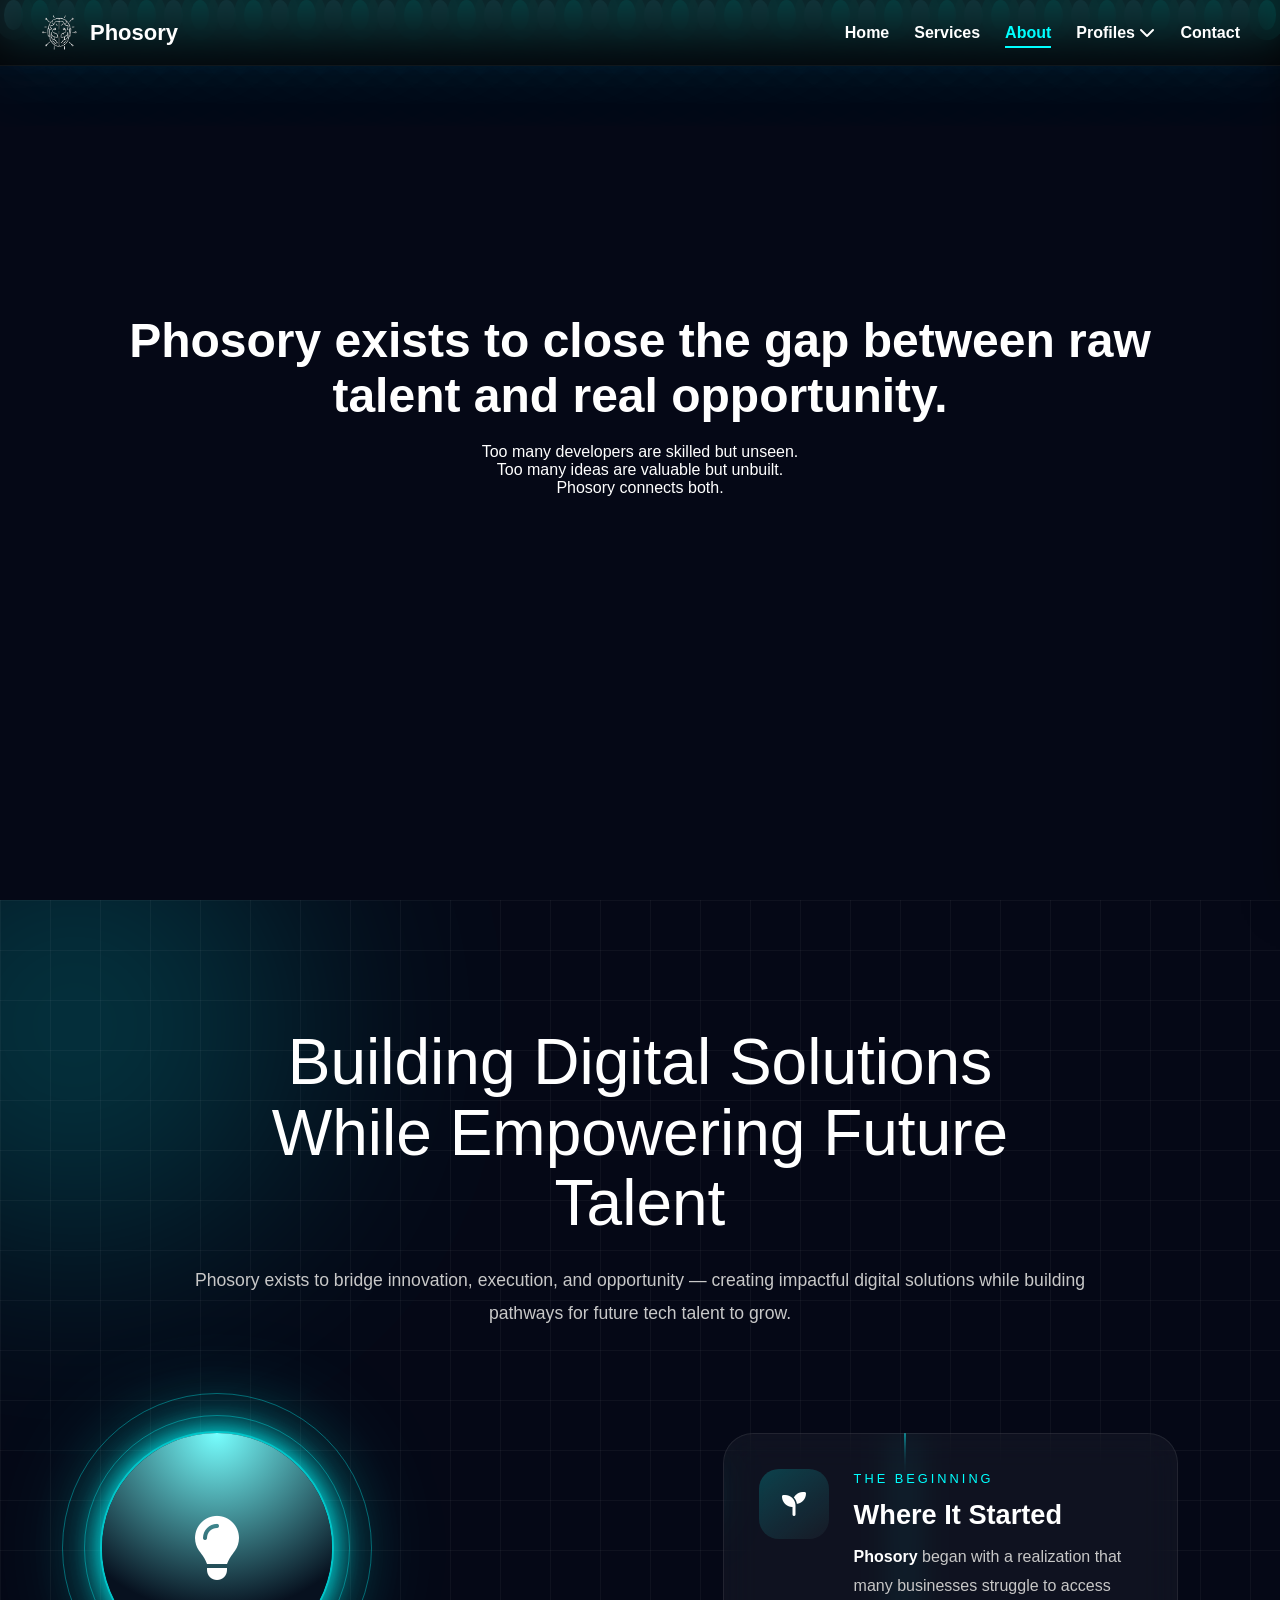
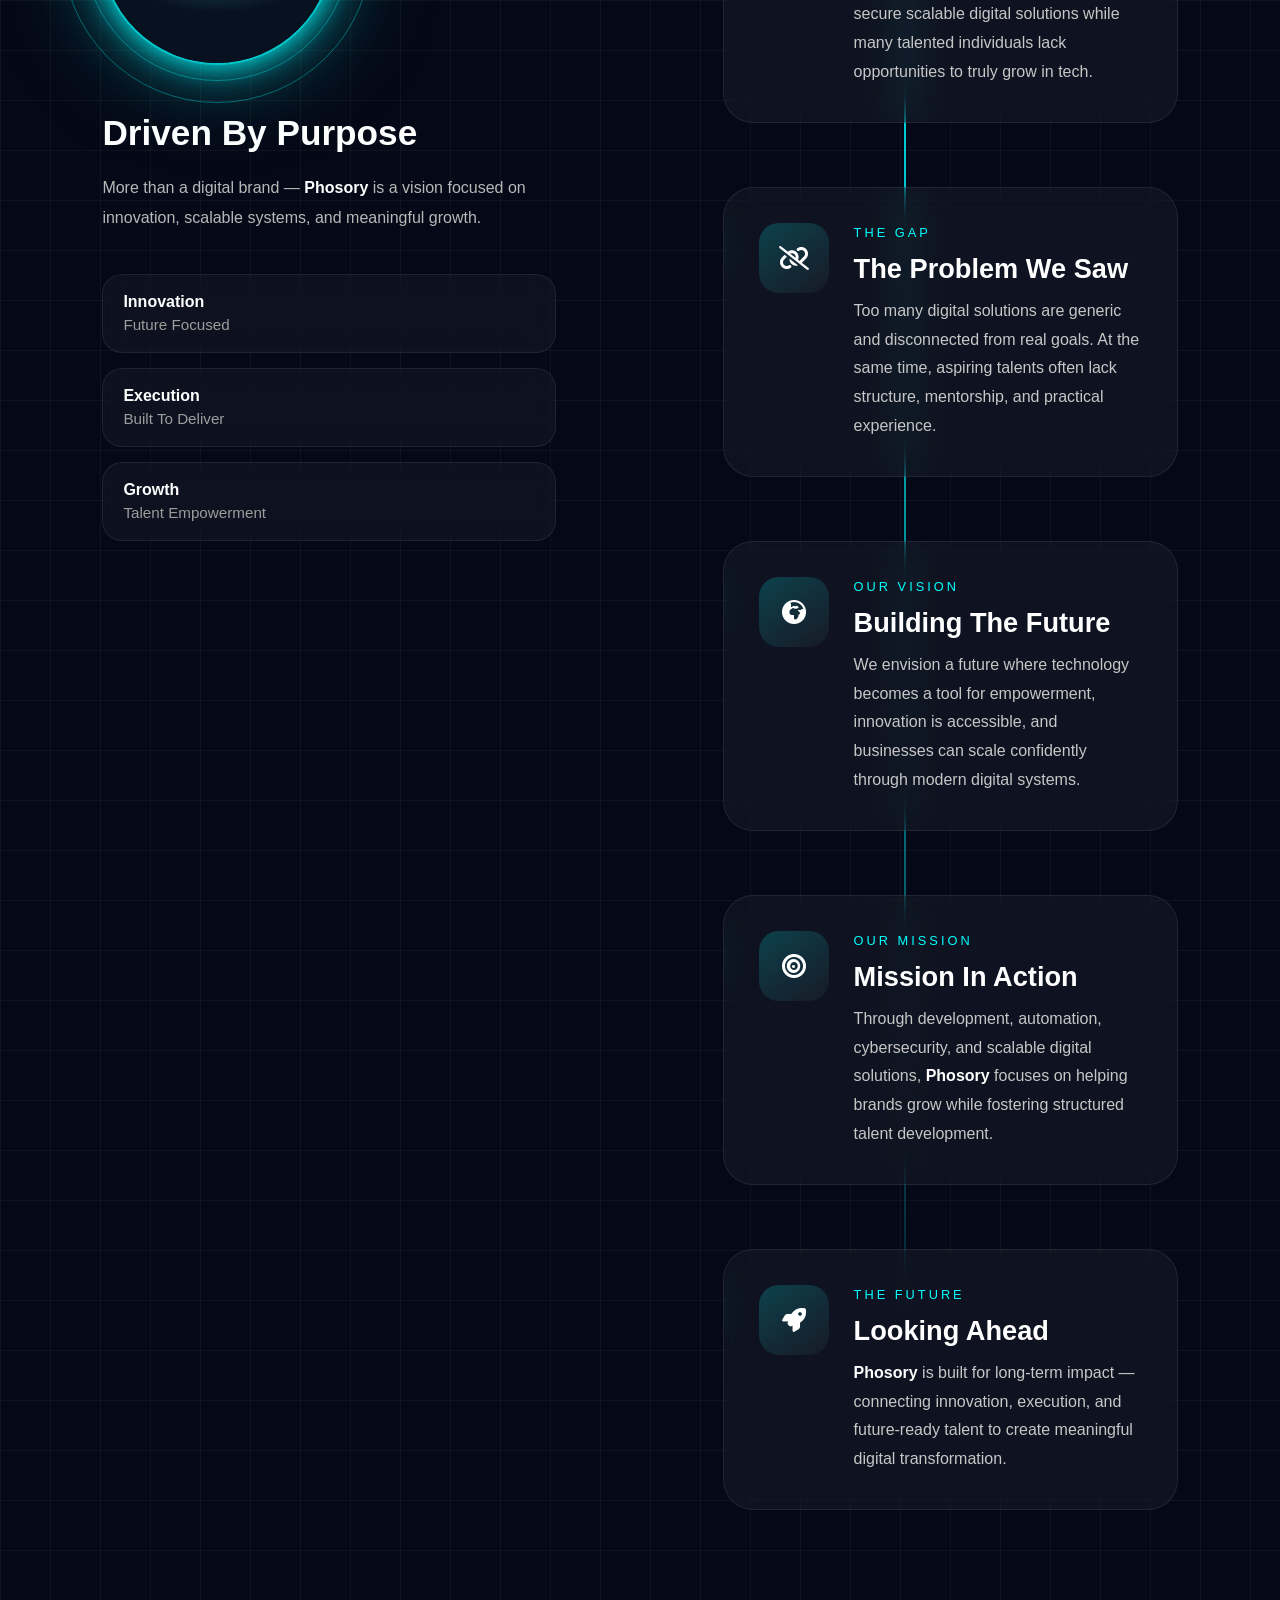
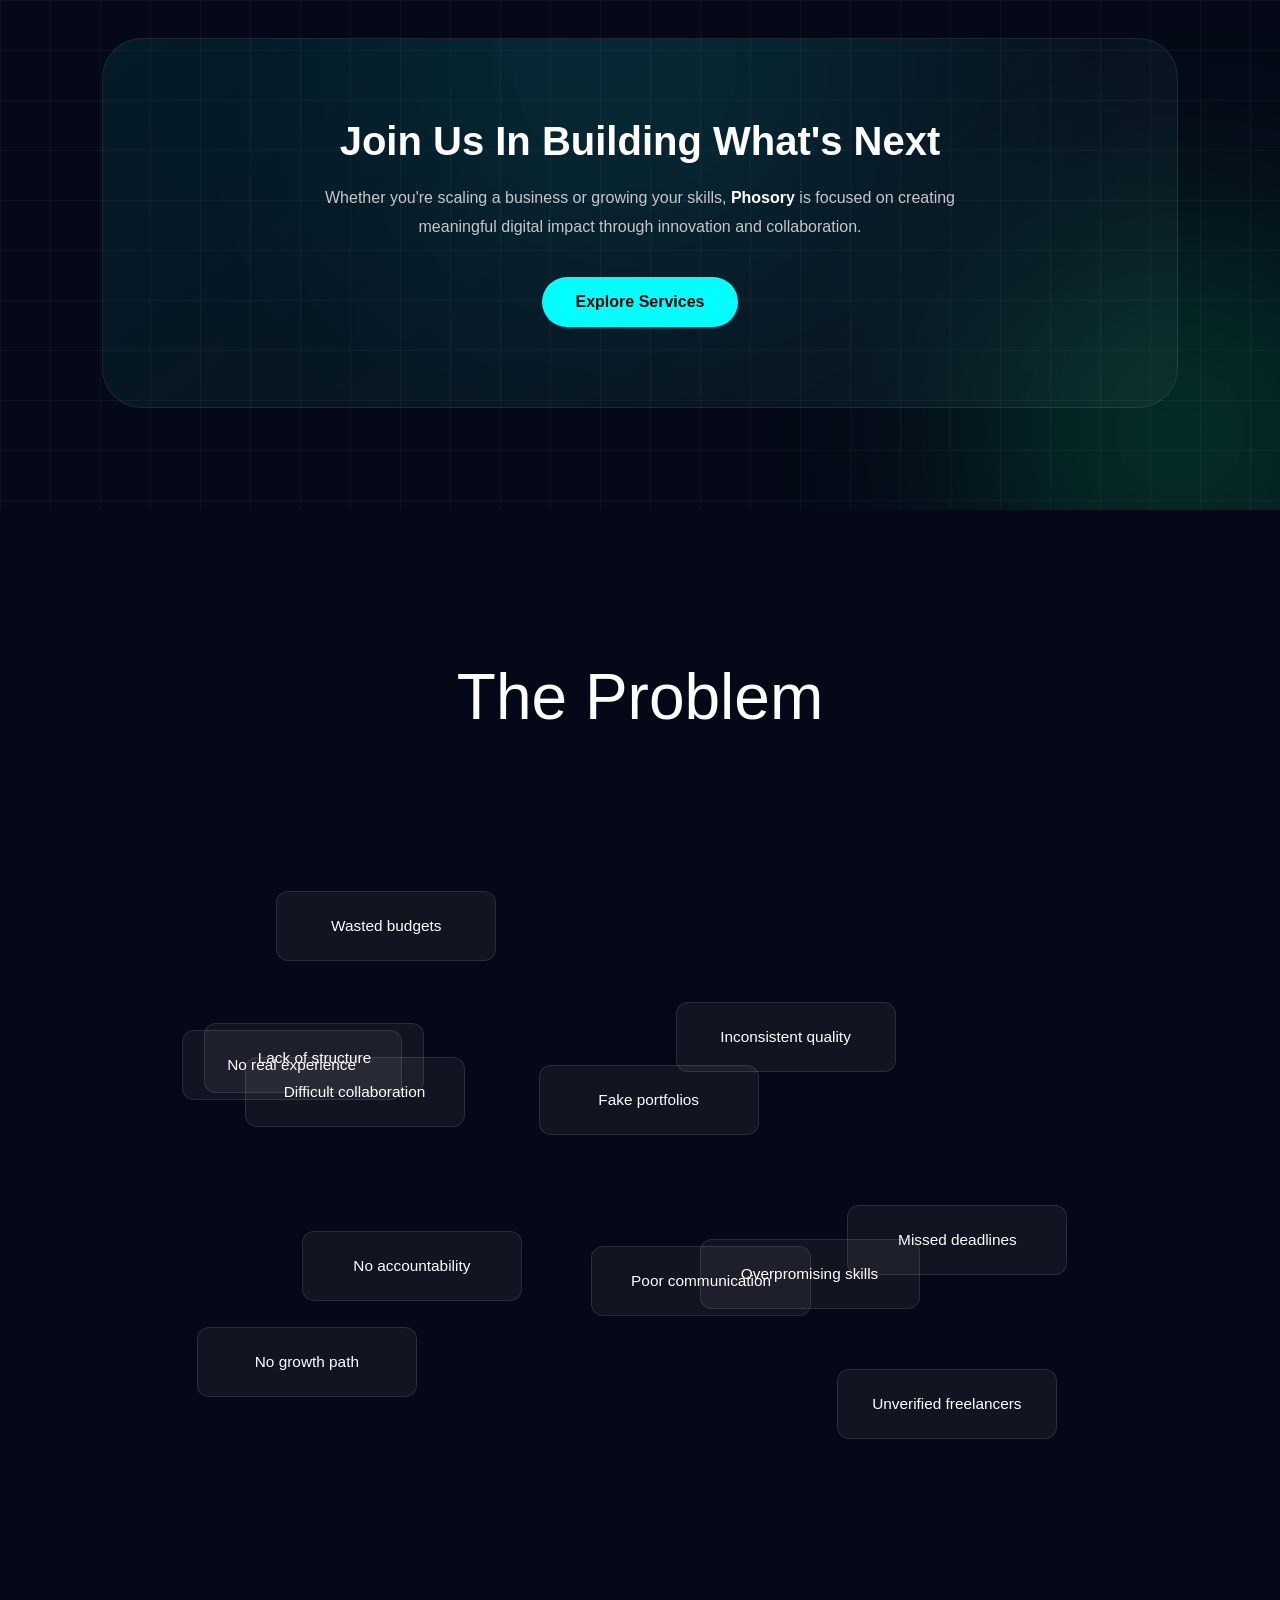
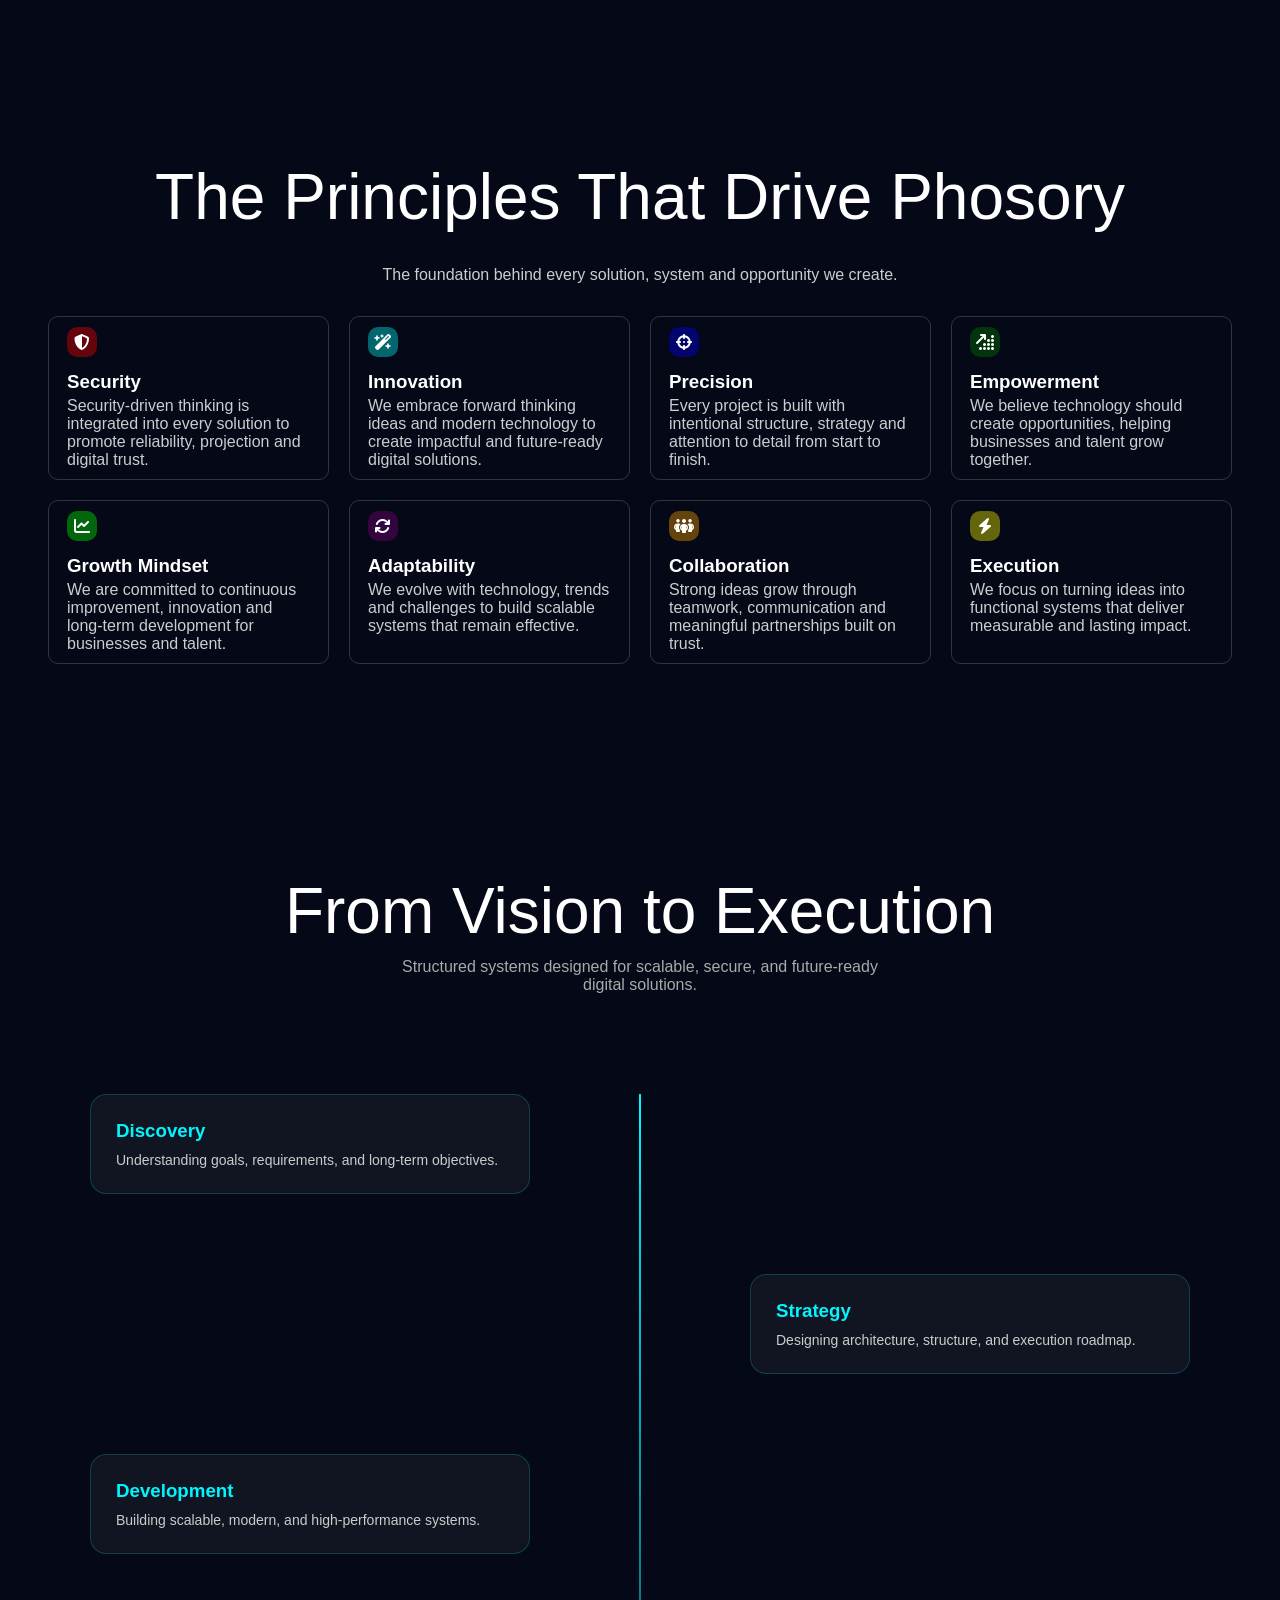
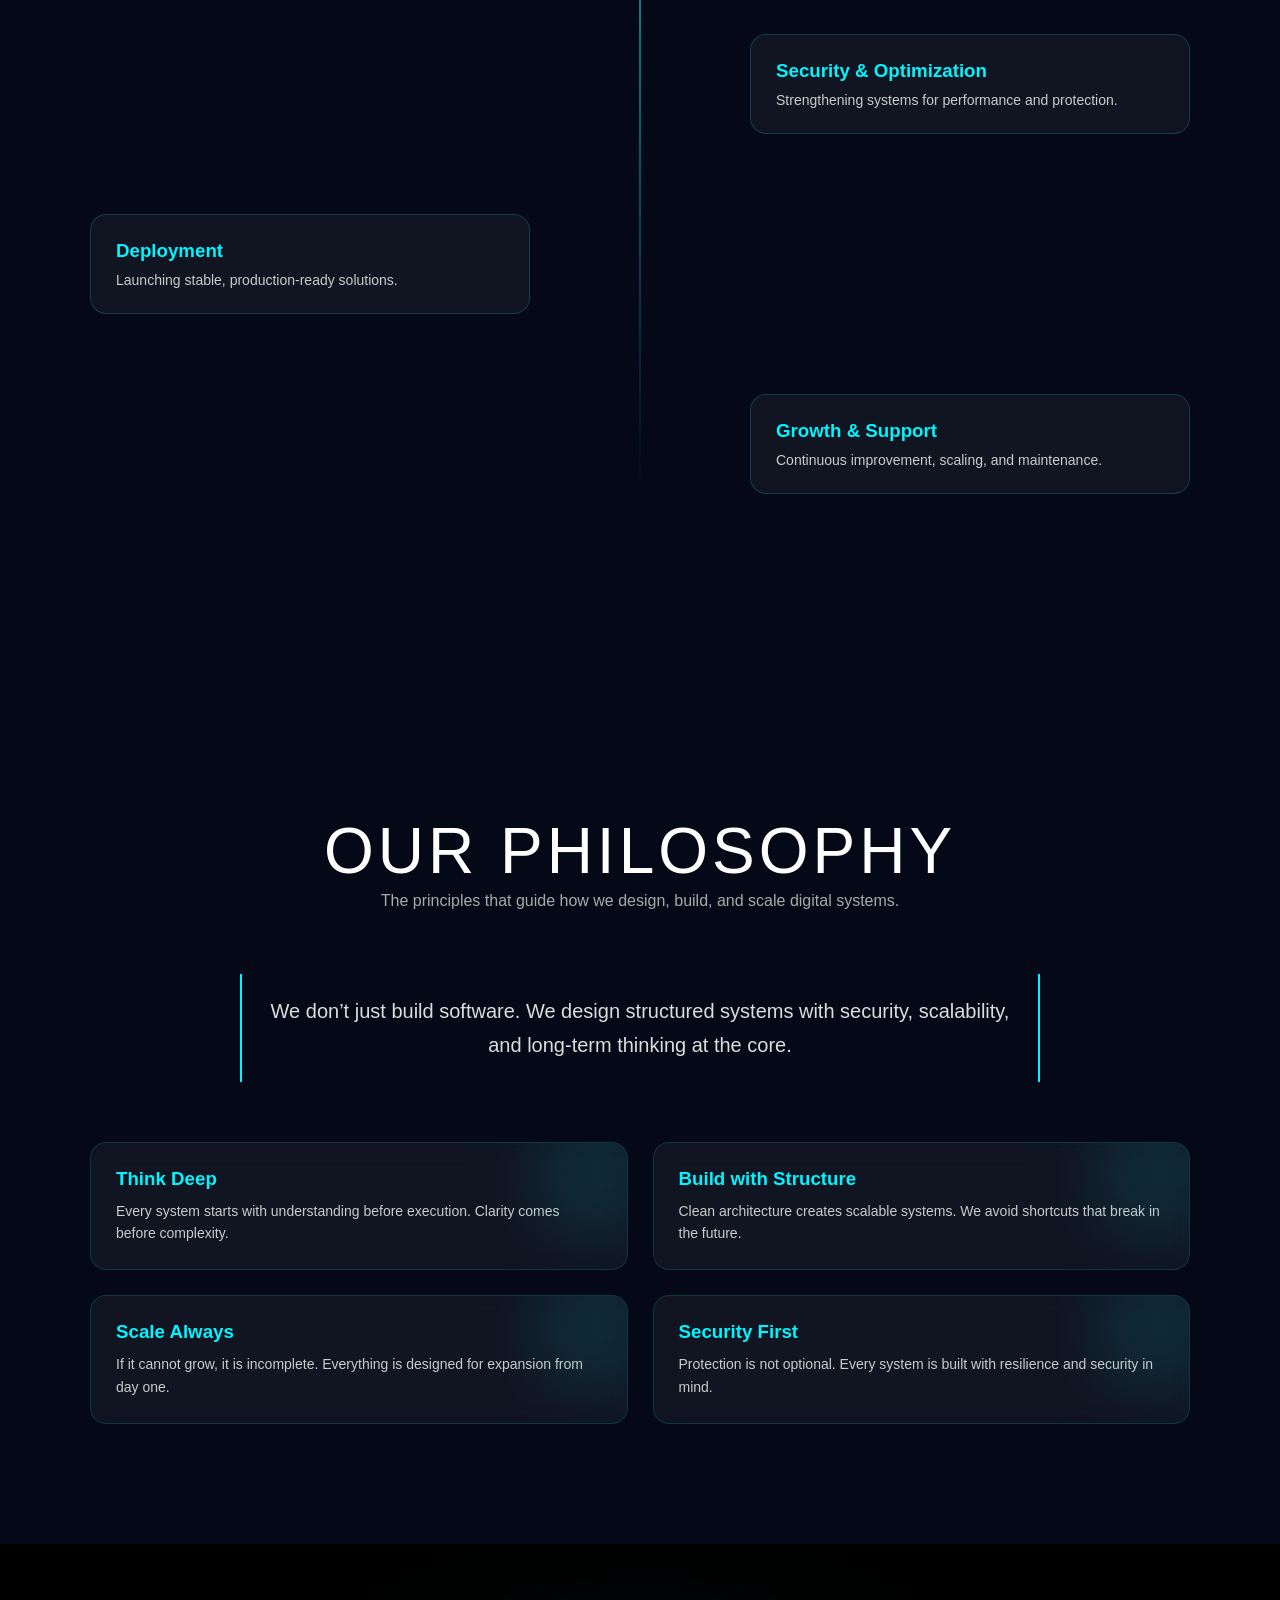
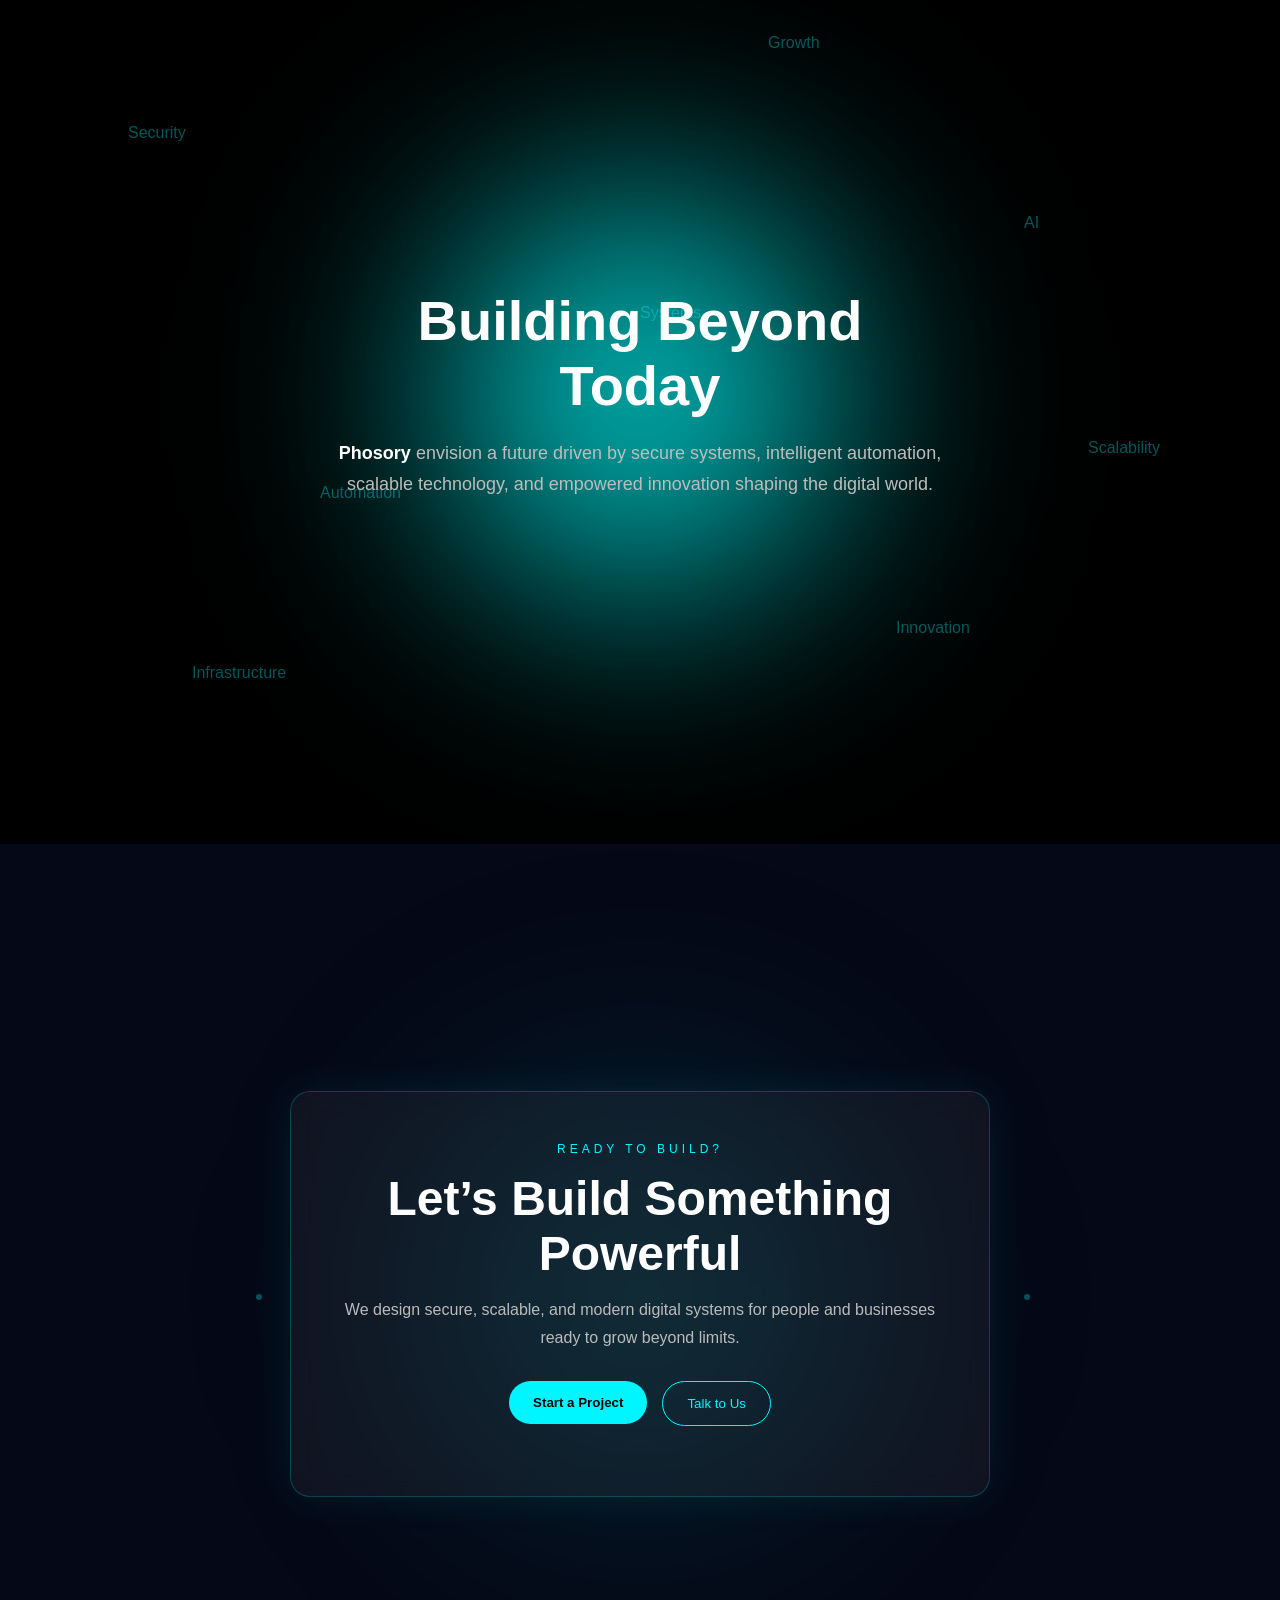
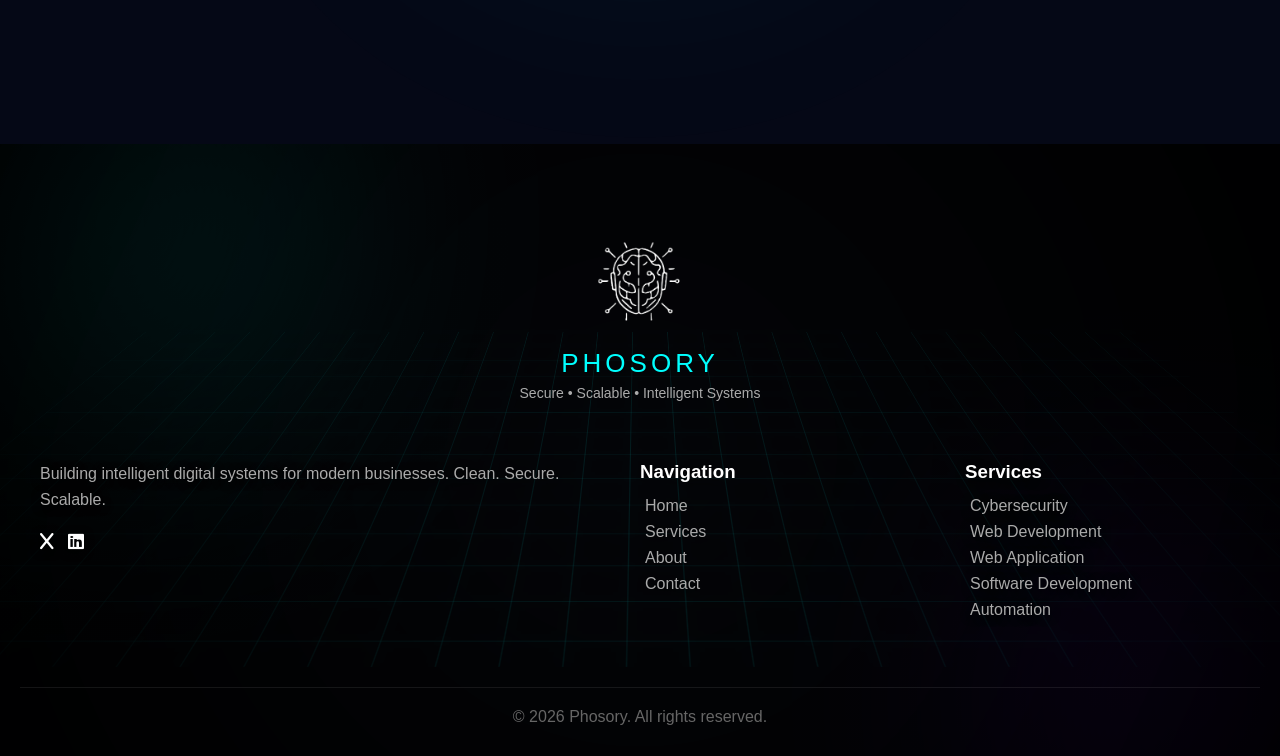
<file: about.html>
<!doctype html>
<html lang="en">
  <head>
    <meta charset="UTF-8" />
    <meta name="viewport" content="width=device-width, initial-scale=1.0" />
    <link rel="stylesheet" href="styles/style2.css" />
    <link rel="stylesheet" href="styles/header&footer.css" />
    <link
      rel="stylesheet"
      href="https://cdnjs.cloudflare.com/ajax/libs/font-awesome/6.7.2/css/all.min.css"
      crossorigin="anonymous"
      referrerpolicy="no-referrer"
    />
    <script src="script/observer.js"></script>
    <link rel="icon" type="image/x-icon" href="./favicon.ico?v=2" />
    <title>About Phosory | Who We Are & What We Build</title>

    <meta
      name="description"
      content="Learn about Phosory, a digital solutions company focused on building modern websites, software systems, and secure digital experiences for businesses."
    />

    <meta
      name="keywords"
      content="about Phosory, digital agency Nigeria, web development team, software company, cybersecurity developers"
    />

    <meta name="author" content="Phosory" />

    <meta name="robots" content="index, follow" />

    <link rel="canonical" href="https://phosory.netlify.app/about" />

    <!-- Open Graph -->
    <meta property="og:title" content="About Phosory | Our Mission & Vision" />
    <meta
      property="og:description"
      content="Discover the team behind Phosory and our mission to build secure, fast, and scalable digital systems."
    />
    <meta property="og:url" content="https://phosory.netlify.app/about" />
    <meta property="og:type" content="article" />
    <meta
      property="og:image"
      content="https://phosory.netlify.app/assets/about-preview.jpg"
    />

    <!-- Twitter -->
    <meta name="twitter:card" content="summary_large_image" />
    <meta name="twitter:title" content="About Phosory" />
    <meta
      name="twitter:description"
      content="Meet the team building modern digital solutions and secure systems."
    />
    <meta
      name="twitter:image"
      content="https://phosory.netlify.app/assets/about-preview.jpg"
    />
  </head>
  <body>
    <nav class="nav">
      <div class="nav-container">
        <!-- Logo -->
        <div class="logo">
          <img src="images/icon.webp" alt="Phosory" />
          <span>Phosory</span>
        </div>

        <!-- Desktop Links -->
        <div class="nav-links">
          <a href="index.html">Home</a>
          <a href="services.html">Services</a>
          <a href="about.html">About</a>

          <!-- Dropdown -->
          <div class="dropdown">
            <button class="dropdown-btn">
              Profiles <i class="fas fa-chevron-down"></i>
            </button>

            <div class="dropdown-menu">
              <a
                href="https://pub-446f14ba278c41468983857ae9955885.r2.dev/Phosory_%20client_Profile.pdf"
                target="_blank"
                >Client Profile</a
              >
              <a
                href="https://pub-446f14ba278c41468983857ae9955885.r2.dev/Phosory_Talent_Profile.pdf"
                target="_blank"
                >Talent Profile</a
              >
            </div>
          </div>

          <a href="contact.html">Contact</a>
        </div>

        <!-- Hamburger -->
        <div class="hamburger" id="openMenu">
          <i class="fas fa-bars"></i>
        </div>
      </div>
    </nav>
    <div class="sidebar" id="sidebar">
      <div class="sidebar-top">
        <span class="brand">Phosory</span>
        <i class="fas fa-x close-btn" id="closeMenu"></i>
      </div>
      <div class="sidebar-links">
        <a href="index.html">Home</a>
        <a href="services.html">Services</a>
        <a href="about.html">About</a>
        <div class="sidebar-dropdown">
          <button id="mobileDropBtn">
            Profiles <i class="fas fa-chevron-down"></i>
          </button>
          <div class="sidebar-dropdown-menu" id="mobileDropdown">
            <a
              href="https://pub-446f14ba278c41468983857ae9955885.r2.dev/Phosory_%20client_Profile.pdf"
              target="_blank"
              >Client Profile</a
            >
            <a
              href="https://pub-446f14ba278c41468983857ae9955885.r2.dev/Phosory_Talent_Profile.pdf"
              target="_blank"
              >Talent Profile</a
            >
          </div>
        </div>
        <a href="contact.html">Contact</a>
      </div>
    </div>

    <header class="hero">
      <div class="bubbles">
        <span style="--1: 11"></span>
        <span style="--1: 12"></span>
        <span style="--1: 24"></span>
        <span style="--1: 10"></span>
        <span style="--1: 14"></span>
        <span style="--1: 23"></span>
        <span style="--1: 18"></span>
        <span style="--1: 16"></span>
        <span style="--1: 16"></span>
        <span style="--1: 20"></span>
        <span style="--1: 22"></span>
        <span style="--1: 25"></span>
        <span style="--1: 18"></span>
        <span style="--1: 21"></span>
        <span style="--1: 15"></span>
        <span style="--1: 13"></span>
        <span style="--1: 26"></span>
        <span style="--1: 17"></span>
        <span style="--1: 13"></span>
        <span style="--1: 28"></span>
        <span style="--1: 11"></span>
        <span style="--1: 12"></span>
        <span style="--1: 24"></span>
        <span style="--1: 10"></span>
        <span style="--1: 14"></span>
        <span style="--1: 23"></span>
        <span style="--1: 18"></span>
        <span style="--1: 16"></span>
        <span style="--1: 16"></span>
        <span style="--1: 20"></span>
        <span style="--1: 22"></span>
        <span style="--1: 25"></span>
        <span style="--1: 18"></span>
        <span style="--1: 21"></span>
        <span style="--1: 15"></span>
        <span style="--1: 13"></span>
        <span style="--1: 26"></span>
        <span style="--1: 17"></span>
        <span style="--1: 13"></span>
        <span style="--1: 28"></span>
        <span style="--1: 13"></span>
        <span style="--1: 28"></span>
        <span style="--1: 11"></span>
        <span style="--1: 12"></span>
        <span style="--1: 24"></span>
        <span style="--1: 10"></span>
        <span style="--1: 14"></span>
        <span style="--1: 23"></span>
      </div>
      <div class="hero-text">
        <h1>
          Phosory exists to close the gap between raw talent and real
          opportunity.
        </h1>
        <p>
          Too many developers are skilled but unseen. <br />Too many ideas are
          valuable but unbuilt. <br />Phosory connects both.
        </p>
      </div>
    </header>

    <section class="our-story-section">
      <div class="story-bg">
        <div class="glow glow-1"></div>
        <div class="glow glow-2"></div>
        <div class="grid-overlay"></div>
      </div>
      <div class="story-header">
        <h2>
          Building Digital Solutions <br />
          While Empowering Future Talent
        </h2>
        <p>
          Phosory exists to bridge innovation, execution, and opportunity —
          creating impactful digital solutions while building pathways for
          future tech talent to grow.
        </p>
      </div>
      <div class="story-container">
        <div class="story-left">
          <div class="sticky-content">
            <div class="main-orb">
              <div class="orb-ring"></div>
              <div class="orb-ring ring-2"></div>
              <div class="orb-core">
                <i class="fa-solid fa-lightbulb"></i>
              </div>
              <div class="particle"></div>
              <div class="particle p2"></div>
              <div class="particle p3"></div>
              <div class="particle p4"></div>
            </div>
            <h3>Driven By Purpose</h3>
            <p>
              More than a digital brand — <b>Phosory</b> is a vision focused on
              innovation, scalable systems, and meaningful growth.
            </p>
            <div class="mini-stats">
              <div class="stat-card">
                <h4>Innovation</h4>
                <span>Future Focused</span>
              </div>
              <div class="stat-card">
                <h4>Execution</h4>
                <span>Built To Deliver</span>
              </div>
              <div class="stat-card">
                <h4>Growth</h4>
                <span>Talent Empowerment</span>
              </div>
            </div>
          </div>
        </div>
        <div class="story-right">
          <div class="timeline-line">
            <div class="timeline-progress"></div>
          </div>

          <div class="story-card">
            <div class="timeline-dot"></div>
            <div class="card-icon">
              <i class="fa-solid fa-seedling"></i>
            </div>
            <div class="card-content">
              <span>THE BEGINNING</span>
              <h3>Where It Started</h3>
              <p>
                <b>Phosory</b> began with a realization that many businesses
                struggle to access secure scalable digital solutions while many
                talented individuals lack opportunities to truly grow in tech.
              </p>
            </div>
          </div>

          <div class="story-card">
            <div class="timeline-dot"></div>
            <div class="card-icon">
              <i class="fa-solid fa-link-slash"></i>
            </div>
            <div class="card-content">
              <span>THE GAP</span>
              <h3>The Problem We Saw</h3>
              <p>
                Too many digital solutions are generic and disconnected from
                real goals. At the same time, aspiring talents often lack
                structure, mentorship, and practical experience.
              </p>
            </div>
          </div>

          <div class="story-card">
            <div class="timeline-dot"></div>
            <div class="card-icon">
              <i class="fa-solid fa-earth-africa"></i>
            </div>
            <div class="card-content">
              <span>OUR VISION</span>
              <h3>Building The Future</h3>
              <p>
                We envision a future where technology becomes a tool for
                empowerment, innovation is accessible, and businesses can scale
                confidently through modern digital systems.
              </p>
            </div>
          </div>

          <div class="story-card">
            <div class="timeline-dot"></div>
            <div class="card-icon">
              <i class="fa-solid fa-bullseye"></i>
            </div>
            <div class="card-content">
              <span>OUR MISSION</span>
              <h3>Mission In Action</h3>
              <p>
                Through development, automation, cybersecurity, and scalable
                digital solutions, <b>Phosory</b> focuses on helping brands grow
                while fostering structured talent development.
              </p>
            </div>
          </div>

          <div class="story-card">
            <div class="timeline-dot"></div>
            <div class="card-icon">
              <i class="fa-solid fa-rocket"></i>
            </div>
            <div class="card-content">
              <span>THE FUTURE</span>
              <h3>Looking Ahead</h3>
              <p>
                <b>Phosory</b> is built for long-term impact — connecting
                innovation, execution, and future-ready talent to create
                meaningful digital transformation.
              </p>
            </div>
          </div>
        </div>
      </div>
      <div class="story-cta">
        <h3>Join Us In Building What's Next</h3>
        <p>
          Whether you're scaling a business or growing your skills,
          <b>Phosory</b> is focused on creating meaningful digital impact
          through innovation and collaboration.
        </p>
        <a href="services.html" class="story-btn"> Explore Services </a>
      </div>
    </section>

    <section class="morph-section">
      <div class="sticky-wrap">
        <h2 class="title">The Problem</h2>
        <div class="cards">
          <div class="card">
            <span class="problem">Unverified freelancers</span>
            <span class="solution">Vetted professionals</span>
          </div>
          <div class="card">
            <span class="problem">No real experience</span>
            <span class="solution">Proven project history</span>
          </div>
          <div class="card">
            <span class="problem">Missed deadlines</span>
            <span class="solution">Strict delivery systems</span>
          </div>
          <div class="card">
            <span class="problem">Inconsistent quality</span>
            <span class="solution">Quality-controlled output</span>
          </div>
          <div class="card">
            <span class="problem">Poor communication</span>
            <span class="solution">Clear structured updates</span>
          </div>
          <div class="card">
            <span class="problem">Fake portfolios</span>
            <span class="solution">Verified real work</span>
          </div>
          <div class="card">
            <span class="problem">Overpromising skills</span>
            <span class="solution">Skill-matched projects</span>
          </div>
          <div class="card">
            <span class="problem">No accountability</span>
            <span class="solution">Tracked performance</span>
          </div>
          <div class="card">
            <span class="problem">Difficult collaboration</span>
            <span class="solution">Seamless teamwork</span>
          </div>
          <div class="card">
            <span class="problem">Wasted budgets</span>
            <span class="solution">Efficient cost control</span>
          </div>
          <div class="card">
            <span class="problem">Lack of structure</span>
            <span class="solution">Structured workflow</span>
          </div>
          <div class="card">
            <span class="problem">No growth path</span>
            <span class="solution">Developer progression system</span>
          </div>
        </div>
      </div>
      <script src="script/morph.js"></script>
    </section>

    <section class="values">
      <h2>The Principles That Drive Phosory</h2>
      <p>
        The foundation behind every solution, system and opportunity we create.
      </p>
      <div class="cards">
        <div class="card">
          <i
            class="fas fa-shield-halved"
            style="--background: rgba(255, 0, 0, 0.384)"
          ></i>
          <span>
            <h3>Security</h3>
            <p>
              Security-driven thinking is integrated into every solution to
              promote reliability, projection and digital trust.
            </p>
          </span>
        </div>
        <div class="card">
          <i
            class="fas fa-wand-magic-sparkles"
            style="--background: rgba(0, 255, 255, 0.384)"
          ></i>
          <span>
            <h3>Innovation</h3>
            <p>
              We embrace forward thinking ideas and modern technology to create
              impactful and future-ready digital solutions.
            </p>
          </span>
        </div>
        <div class="card">
          <i
            class="fas fa-crosshairs"
            style="--background: rgba(0, 0, 255, 0.384)"
          ></i>
          <span>
            <h3>Precision</h3>
            <p>
              Every project is built with intentional structure, strategy and
              attention to detail from start to finish.
            </p>
          </span>
        </div>
        <div class="card">
          <i
            class="fas fa-arrow-up-right-dots"
            style="--background: rgba(0, 128, 0, 0.384)"
          ></i>
          <span>
            <h3>Empowerment</h3>
            <p>
              We believe technology should create opportunities, helping
              businesses and talent grow together.
            </p>
          </span>
        </div>
        <div class="card">
          <i
            class="fas fa-chart-line"
            style="--background: rgba(0, 255, 0, 0.384)"
          ></i>
          <span>
            <h3>Growth Mindset</h3>
            <p>
              We are committed to continuous improvement, innovation and
              long-term development for businesses and talent.
            </p>
          </span>
        </div>
        <div class="card">
          <i
            class="fas fa-arrows-rotate"
            style="--background: rgba(128, 0, 128, 0.384)"
          ></i>
          <span>
            <h3>Adaptability</h3>
            <p>
              We evolve with technology, trends and challenges to build scalable
              systems that remain effective.
            </p>
          </span>
        </div>
        <div class="card">
          <i
            class="fas fa-people-group"
            style="--background: rgba(255, 166, 0, 0.384)"
          ></i>
          <span>
            <h3>Collaboration</h3>
            <p>
              Strong ideas grow through teamwork, communication and meaningful
              partnerships built on trust.
            </p>
          </span>
        </div>
        <div class="card">
          <i
            class="fas fa-bolt"
            style="--background: rgba(255, 255, 0, 0.384)"
          ></i>
          <span>
            <h3>Execution</h3>
            <p>
              We focus on turning ideas into functional systems that deliver
              measurable and lasting impact.
            </p>
          </span>
        </div>
      </div>
    </section>

    <section class="workflow-section">
      <div class="workflow-container">
        <div class="workflow-header">
          <h2>From Vision to Execution</h2>
          <p class="subtitle">
            Structured systems designed for scalable, secure, and future-ready
            digital solutions.
          </p>
        </div>
        <div class="timeline">
          <div class="timeline-line">
            <div class="timeline-glow-orb"></div>
          </div>
          <div class="step left">
            <div class="card">
              <h3>Discovery</h3>
              <p>
                Understanding goals, requirements, and long-term objectives.
              </p>
            </div>
          </div>
          <div class="step right">
            <div class="card">
              <h3>Strategy</h3>
              <p>Designing architecture, structure, and execution roadmap.</p>
            </div>
          </div>
          <div class="step left">
            <div class="card">
              <h3>Development</h3>
              <p>Building scalable, modern, and high-performance systems.</p>
            </div>
          </div>
          <div class="step right">
            <div class="card">
              <h3>Security & Optimization</h3>
              <p>Strengthening systems for performance and protection.</p>
            </div>
          </div>
          <div class="step left">
            <div class="card">
              <h3>Deployment</h3>
              <p>Launching stable, production-ready solutions.</p>
            </div>
          </div>
          <div class="step right">
            <div class="card">
              <h3>Growth & Support</h3>
              <p>Continuous improvement, scaling, and maintenance.</p>
            </div>
          </div>
        </div>
      </div>
      <script src="script/timeline.js"></script>
    </section>

    <section class="philosophy-section">
      <div class="philo-container">
        <div class="philo-header">
          <h2 class="label">OUR PHILOSOPHY</h2>
          <p class="subtext">
            The principles that guide how we design, build, and scale digital
            systems.
          </p>
        </div>
        <div class="core-statement">
          We don’t just build software. We design structured systems with
          security, scalability, and long-term thinking at the core.
        </div>
        <div class="philo-grid">
          <div class="philo-card">
            <h3>Think Deep</h3>
            <p>
              Every system starts with understanding before execution. Clarity
              comes before complexity.
            </p>
          </div>
          <div class="philo-card">
            <h3>Build with Structure</h3>
            <p>
              Clean architecture creates scalable systems. We avoid shortcuts
              that break in the future.
            </p>
          </div>
          <div class="philo-card">
            <h3>Scale Always</h3>
            <p>
              If it cannot grow, it is incomplete. Everything is designed for
              expansion from day one.
            </p>
          </div>
          <div class="philo-card">
            <h3>Security First</h3>
            <p>
              Protection is not optional. Every system is built with resilience
              and security in mind.
            </p>
          </div>
        </div>
      </div>
    </section>

    <section class="future-section">
      <div class="future-bg"></div>
      <div class="future-content">
        <h1>Building Beyond Today</h1>
        <p>
          <b>Phosory</b> envision a future driven by secure systems, intelligent
          automation, scalable technology, and empowered innovation shaping the
          digital world.
        </p>
      </div>
      <div class="floating-container">
        <span>Security</span>
        <span>AI</span>
        <span>Automation</span>
        <span>Innovation</span>
        <span>Systems</span>
        <span>Growth</span>
        <span>Infrastructure</span>
        <span>Scalability</span>
      </div>
    </section>

    <section class="cta-section">
      <div class="cta-glow"></div>
      <div class="cta-card">
        <p class="cta-label">READY TO BUILD?</p>
        <h1>Let’s Build Something Powerful</h1>
        <p class="cta-text">
          We design secure, scalable, and modern digital systems for people and
          businesses ready to grow beyond limits.
        </p>
        <div class="cta-buttons">
          <a href="services.html"
            ><button class="primary-btn">Start a Project</button></a
          >
          <a href="contact.html"
            ><button class="secondary-btn">Talk to Us</button></a
          >
        </div>
      </div>
      <div class="particles">
        <span></span><span></span><span></span><span></span><span></span>
      </div>
    </section>

    <footer class="phosory-footer">
      <!-- BACKGROUND LAYERS -->
      <div class="footer-bg">
        <div class="grid"></div>
        <div class="glow glow-1"></div>
        <div class="glow glow-2"></div>
      </div>

      <!-- HERO LOGO SECTION -->
      <div class="footer-hero-logo">
        <img src="images/icon.webp" alt="Phosory Logo" />
        <h2>PHOSORY</h2>
        <p>Secure • Scalable • Intelligent Systems</p>
      </div>

      <!-- MAIN CONTENT -->
      <div class="footer-container">
        <!-- BRAND -->
        <div class="footer-brand">
          <p>
            Building intelligent digital systems for modern businesses. Clean.
            Secure. Scalable.
          </p>

          <div class="socials">
            <a href="#"><i class="fab fa-x"></i></a>
            <a href="#"><i class="fab fa-linkedin"></i></a>
          </div>
        </div>

        <!-- LINKS -->
        <div class="footer-links">
          <h3>Navigation</h3>
          <a href="index.html">Home</a>
          <a href="services.html">Services</a>
          <a href="about.html">About</a>
          <a href="contact.html">Contact</a>
        </div>

        <!-- SERVICES -->
        <div class="footer-links">
          <h3>Services</h3>
          <a href="services.html">Cybersecurity</a>
          <a href="services.html">Web Development</a>
          <a href="services.html">Web Application</a>
          <a href="services.html">Software Development</a>
          <a href="services.html">Automation</a>
        </div>
      </div>

      <!-- BOTTOM -->
      <div class="footer-bottom">© 2026 Phosory. All rights reserved.</div>
    </footer>
    <script src="script/on-click.js"></script>
    <script src="script/nav.js"></script>
  </body>
</html>
</file>
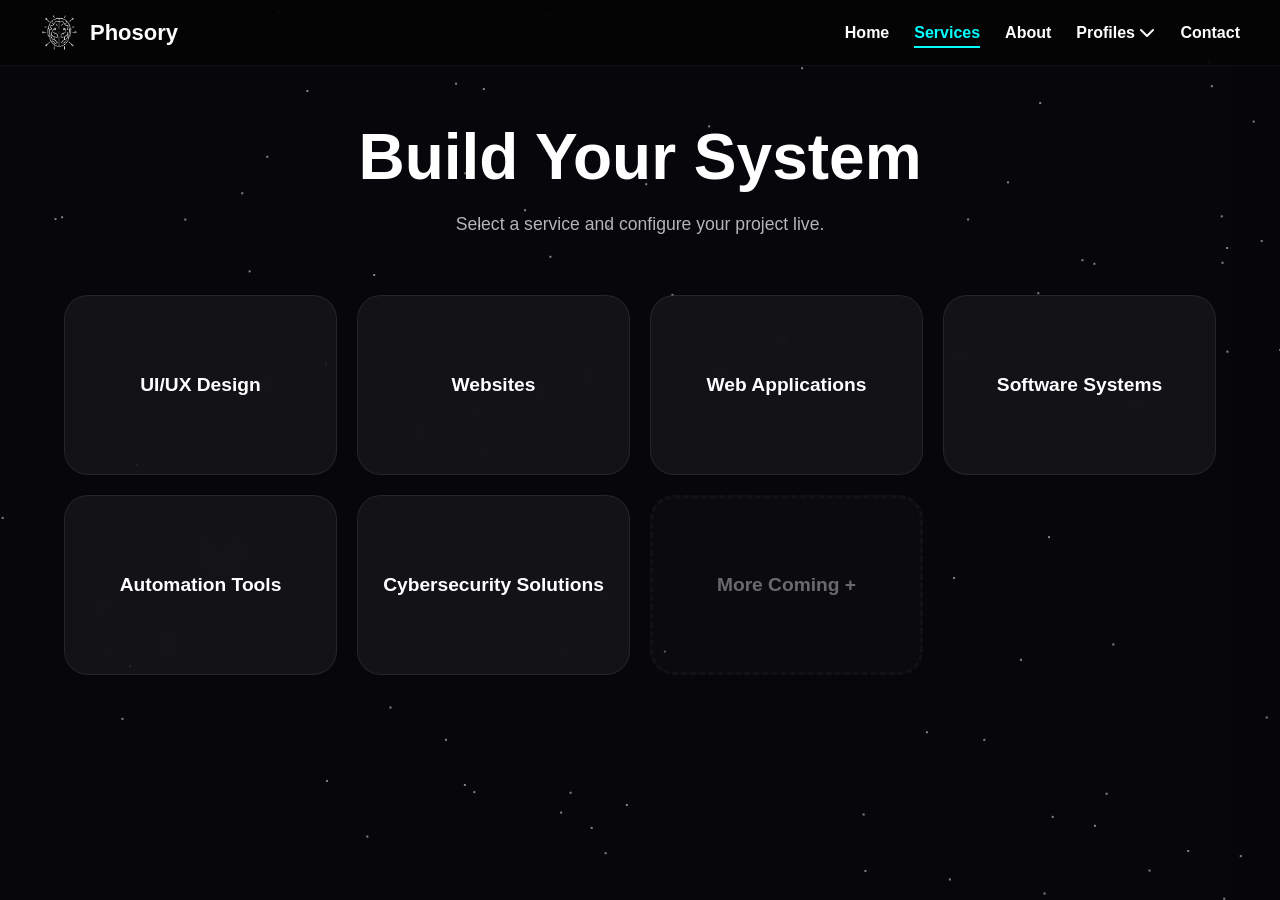
<file: services.html>
<!DOCTYPE html>
<html lang="en">
<head>
<meta charset="UTF-8">
<meta name="viewport" content="width=device-width, initial-scale=1.0">
<link
rel="stylesheet"
href="https://cdnjs.cloudflare.com/ajax/libs/font-awesome/6.7.2/css/all.min.css"
crossorigin="anonymous"
referrerpolicy="no-referrer">
<link rel="stylesheet" href="styles/header&footer.css">
<link rel="stylesheet" href="styles/style4.css">
<script src="script/observer.js"></script>
<script src="script/on-click.js"></script>
<title>Phosory Services | Web Development, Software & Cybersecurity Solutions</title>

<meta name="description" content="Explore Phosory services including web development, software engineering, UI/UX design, and cybersecurity solutions built for performance and scalability.">

<meta name="keywords" content="Phosory services, web development services, software development, UI UX design services, cybersecurity solutions, tech agency services">

<meta name="author" content="Phosory">

<meta name="robots" content="index, follow">

<link rel="canonical" href="https://phosory.netlify.app/services">

<!-- Open Graph -->
<meta property="og:title" content="Phosory Services | Digital Solutions">
<meta property="og:description" content="Web development, software engineering, UI/UX design, and cybersecurity services tailored for modern businesses.">
<meta property="og:url" content="https://phosory.netlify.app/services">
<meta property="og:type" content="website">
<meta property="og:image" content="https://phosory.netlify.app/assets/services-preview.jpg">

<!-- Twitter -->
<meta name="twitter:card" content="summary_large_image">
<meta name="twitter:title" content="Phosory Services">
<meta name="twitter:description" content="Explore our web, software, and cybersecurity services.">
<meta name="twitter:image" content="https://phosory.netlify.app/assets/services-preview.jpg">
</head>
<body>
  <nav class="nav">
    <div class="nav-container">

        <!-- Logo -->
        <div class="logo">
        <img src="images/icon.webp" alt="Phosory" />
        <span>Phosory</span>
        </div>

        <!-- Desktop Links -->
        <div class="nav-links">

        <a href="index.html">Home</a>
        <a href="services.html">Services</a>
        <a href="about.html">About</a>

        <!-- Dropdown -->
        <div class="dropdown">
            <button class="dropdown-btn">
            Profiles <i class="fas fa-chevron-down"></i>
            </button>

            <div class="dropdown-menu">
            <a href="https://pub-446f14ba278c41468983857ae9955885.r2.dev/Phosory_%20client_Profile.pdf" target="_blank">Client Profile</a>
            <a href="https://pub-446f14ba278c41468983857ae9955885.r2.dev/Phosory_Talent_Profile.pdf" target="_blank">Talent Profile</a>
            </div>
        </div>

        <a href="contact.html">Contact</a>
        </div>

        <!-- Hamburger -->
        <div class="hamburger" id="openMenu">
        <i class="fas fa-bars"></i>
        </div>

    </div>
    </nav>
    <div class="sidebar" id="sidebar">
    <div class="sidebar-top">
        <span class="brand">Phosory</span>
        <i class="fas fa-x close-btn" id="closeMenu"></i>
    </div>
    <div class="sidebar-links">
        <a href="index.html">Home</a>
        <a href="services.html">Services</a>
        <a href="about.html">About</a>
        <div class="sidebar-dropdown">
        <button id="mobileDropBtn">
            Profiles <i class="fas fa-chevron-down"></i>
        </button>
        <div class="sidebar-dropdown-menu" id="mobileDropdown">
            <a href="https://pub-446f14ba278c41468983857ae9955885.r2.dev/Phosory_%20client_Profile.pdf" target="_blank">Client Profile</a>
            <a href="https://pub-446f14ba278c41468983857ae9955885.r2.dev/Phosory_Talent_Profile.pdf" target="_blank">Talent Profile</a>
        </div>
        </div>
        <a href="contact.html">Contact</a>
    </div>
    </div>
    <canvas id="particles"></canvas>
<section class="hero">
  <h1>Build Your System</h1>
  <p>Select a service and configure your project live.</p>
</section>
<section class="grid">
  <div class="card" data-service="UI/UX Design">
    <span>UI/UX Design</span>
  </div>
  <div class="card website" data-service="Web Solutions">
    <span>Websites</span>
    </script>
  </div>
  <div class="card" data-service="Web Applications">
    <span>Web Applications</span>
  </div>
  <div class="card" data-service="Software">
    <span>Software Systems</span>
  </div>
  <div class="card" data-service="Automation">
    <span>Automation Tools</span>
  </div>
  <div class="card" data-service="Cybersecurity">
    <span>Cybersecurity Solutions</span>
  </div>
  <div class="card coming">
    <span>More Coming +</span>
  </div>
</section>
<div id="panel" class="panel">

  <div class="panel-overlay"></div>

  <div class="panel-content">

    <button id="close">

      <i class="fas fa-xmark"></i>

    </button>

    <div class="panel-top">

      <div class="panel-badge">
        PHOSORY CONFIGURATOR
      </div>

      <h2 id="title"></h2>

      <p id="serviceDescription"></p>

      <p id="typeDescription"></p>

    </div>

    <div class="panel-body">

      <div class="panel-section">

        <div class="section-title">
          Configuration
        </div>

        <div id="controls"></div>

      </div>

      <div class="panel-section">

        <div id="features"></div>

      </div>

    </div>

    <div class="panel-bottom">

      <div class="price-box">

        <div class="price-label">
          Estimated Total
        </div>

        <h1 id="price">$0</h1>

      </div>

      <button id="order">

        <i class="fas fa-arrow-right"></i>

        Continue Project

      </button>

    </div>

  </div>

</div>
<script src="script/services.js"></script>
    <script src="script/nav.js"></script>
</body>
</html>
</file>
<file: styles/style2.css>
@font-face {
  font-family: openSans;
  src: url(../OpenSans-Regular.ttf);
}

* {
  margin: 0;
  padding: 0;
  box-sizing: border-box;
  color: #fff;
}

li {
  list-style: none;
  list-style-type: none;
}

a {
  text-decoration: none;
  color: inherit;
}

body {
  font-family: openSans;
  background-color: #0b0f14;
}

h2 {
  font-size: clamp(2rem, 5vw, 5rem);
  font-weight: 400;
  text-align: center;
}

.hero {
  position: relative;
  width: 100%;
  height: 100vh;
  overflow: hidden;
}

.bubbles {
  position: relative;
  display: flex;
}

.bubbles span {
  position: relative;
  width: 30px;
  height: 30px;
  background: #4fc3dc;
  margin: 0 4px;
  border-radius: 50%;
  box-shadow:
    0 0 0 10px #4fc3dc44,
    0 0 50px #4fc3dc,
    0 0 100px #4fc3dc;
  animation: animateBubbles 15s linear infinite;
  animation-duration: calc(150s / var(--1));
}

.bubbles span:nth-child(even) {
  background: #00ffff;
  box-shadow:
    0 0 0 10px #0be6e683,
    0 0 50px #4fc3dc,
    0 0 100px #4fc3dc;
}

@keyframes animateBubbles {
  0% {
    transform: translateY(100vh) scale(0);
  }
  100% {
    transform: translateY(-10vh) scale(1);
  }
}

.hero .hero-text {
  width: 100%;
  display: flex;
  flex-direction: column;
  justify-content: center;
  align-items: center;
  text-align: center;
  height: 90vh;
  padding: 0 4rem;
  gap: 20px;
  position: absolute;
  top: 0;
}

.hero .hero-text h1 {
  font-size: 3rem;
}

.hero .hero-text p {
  font-size: 1rem;
}

@media (max-width: 600px) {
  .hero .hero-text h1 {
    font-size: 1.7rem;
  }
}

@media (max-height: 500px) {
  .hero {
    height: 120vh;
  }
  .hero .hero-text {
    height: 120vh;
    display: flex;
    flex-direction: column;
    justify-content: center;
    align-items: center;
    position: absolute;
    top: 0;
  }
  .hero .hero-text h1 {
    font-size: 2rem;
  }
  .hero .hero-text p {
    font-size: 0.9rem;
  }
}

.our-story-section {
  position: relative;
  padding: clamp(70px, 8vw, 120px) 8%;
  overflow: hidden;
}

.story-bg {
  position: absolute;
  inset: 0;
  z-index: 0;
}

.glow {
  position: absolute;
  border-radius: 50%;
  filter: blur(120px);
  opacity: 0.18;
}

.glow-1 {
  width: min(45vw, 450px);
  height: min(45vw, 450px);
  background: cyan;
  top: -100px;
  left: -150px;
}

.glow-2 {
  width: min(40vw, 400px);
  height: min(40vw, 400px);
  background: #00ff95;
  bottom: -120px;
  right: -100px;
}

.grid-overlay {
  position: absolute;
  inset: 0;
  background-image:
    linear-gradient(rgba(255, 255, 255, 0.04) 1px, transparent 1px),
    linear-gradient(90deg, rgba(255, 255, 255, 0.04) 1px, transparent 1px);
  background-size: 50px 50px;
}

.story-header {
  position: relative;
  z-index: 2;
  text-align: center;
  max-width: 900px;
  margin: auto auto clamp(70px, 8vw, 120px);
}

.story-header h2 {
  margin: 25px 0;
  line-height: 1.1;
  font-size: clamp(2rem, 5vw, 4.5rem);
}

.story-header p {
  color: #c8c8c8;
  line-height: 1.9;
  font-size: clamp(0.95rem, 1.6vw, 1.1rem);
}

.story-container {
  position: relative;
  z-index: 2;
  display: grid;
  grid-template-columns: 1fr 1.2fr;
  gap: clamp(40px, 6vw, 80px);
  align-items: start;
}

.story-left {
  position: relative;
}

.sticky-content {
  position: sticky;
  top: 100px;
}

.main-orb {
  position: relative;
  width: clamp(170px, 22vw, 230px);
  height: clamp(170px, 22vw, 230px);
  display: flex;
  align-items: center;
  justify-content: center;
  margin-bottom: 50px;
}

.orb-core {
  position: relative;
  width: 100%;
  height: 100%;
  border-radius: 50%;
  background: radial-gradient(circle at top, #7ff, #07111f 70%);
  display: flex;
  align-items: center;
  justify-content: center;
  font-size: clamp(2rem, 5vw, 4rem);
  color: white;
  z-index: 5;
  animation: orbPulse 3s infinite ease-in-out;
  box-shadow:
    0 0 30px cyan,
    0 0 70px rgba(0, 255, 255, 0.45),
    0 0 120px rgba(0, 255, 255, 0.25);
}

@keyframes orbPulse {
  0% {
    transform: scale(1);
  }
  50% {
    transform: scale(1.05);
  }
  100% {
    transform: scale(1);
  }
}

.orb-ring {
  position: absolute;
  inset: -18px;
  border-radius: 50%;
  border: 1px solid rgba(0, 255, 255, 0.35);
  animation: rotate 14s linear infinite;
}

.ring-2 {
  inset: -40px;
  animation-direction: reverse;
}

@keyframes rotate {
  from {
    transform: rotate(0deg);
  }
  to {
    transform: rotate(360deg);
  }
}

.main-orb::before,
.main-orb::after {
  content: "";
  position: absolute;
  width: 100%;
  height: 100%;
  border-radius: 50%;
  border: 2px solid rgba(0, 255, 255, 0.25);
  animation: ripple 4s infinite;
  z-index: 1;
}

.main-orb::after {
  animation-delay: 2s;
}

@keyframes ripple {
  0% {
    transform: scale(1);
    opacity: 0.8;
  }
  70% {
    transform: scale(1.55);
    opacity: 0;
  }
  100% {
    opacity: 0;
  }
}

.particle {
  position: absolute;
  width: 8px;
  height: 8px;
  border-radius: 50%;
  background: cyan;
  box-shadow: 0 0 15px cyan;
  animation: orbit 6s linear infinite;
}

.p2 {
  animation-delay: 1.5s;
}
.p3 {
  animation-delay: 3s;
}
.p4 {
  animation-delay: 4.5s;
}

@keyframes orbit {
  0% {
    transform: rotate(0deg) translateX(clamp(90px, 12vw, 130px)) rotate(0deg);
  }
  100% {
    transform: rotate(360deg) translateX(clamp(90px, 12vw, 130px))
      rotate(-360deg);
  }
}

.story-left h3 {
  font-size: clamp(1.7rem, 4vw, 2.2rem);
  margin-bottom: 20px;
}

.story-left p {
  color: #b8b8b8;
  line-height: 1.9;
  font-size: clamp(0.95rem, 1.4vw, 1rem);
}

.mini-stats {
  margin-top: 40px;
  display: flex;
  flex-direction: column;
  gap: 15px;
}

.stat-card {
  padding: 18px 20px;
  border-radius: 20px;
  background: rgba(255, 255, 255, 0.04);
  border: 1px solid rgba(255, 255, 255, 0.08);
  -webkit-backdrop-filter: blur(15px);
  backdrop-filter: blur(15px);
  transition: 0.4s;
}

.stat-card:hover {
  transform: translateX(10px);
  border-color: cyan;
}

.stat-card h4 {
  margin-bottom: 5px;
}

.stat-card span {
  color: #9d9d9d;
  font-size: 0.95rem;
}

.story-right {
  position: relative;
  display: flex;
  flex-direction: column;
  gap: clamp(40px, 5vw, 70px);
  padding-left: clamp(40px, 7vw, 90px);
}

.timeline-line {
  position: absolute;
  left: 28px;
  top: 0;
  width: 3px;
  height: 100%;
  border-radius: 30px;
  background: linear-gradient(
    to bottom,
    rgba(0, 255, 255, 0.08),
    rgba(0, 255, 255, 0.35),
    rgba(0, 255, 255, 0.08)
  );
  overflow: hidden;
}

.timeline-progress {
  position: absolute;
  left: 0;
  top: 0;
  width: 100%;
  height: 0%;
  background: cyan;
  border-radius: inherit;
  box-shadow:
    0 0 10px cyan,
    0 0 30px cyan,
    0 0 60px cyan;
}

.story-card {
  position: relative;
  display: flex;
  gap: clamp(15px, 2vw, 25px);
  padding: clamp(22px, 3vw, 35px);
  border-radius: 30px;
  background: rgba(255, 255, 255, 0.045);
  border: 1px solid rgba(255, 255, 255, 0.08);
  -webkit-backdrop-filter: blur(18px);
  backdrop-filter: blur(18px);
  overflow: hidden;
  transition: 0.45s ease;
}

.story-card:hover {
  transform: translateY(-10px) translateX(8px);

  border-color: rgba(0, 255, 255, 0.4);

  box-shadow: 0 20px 60px rgba(0, 0, 0, 0.35);
}

.story-card::before {
  content: "";
  position: absolute;
  inset: 0;
  background: linear-gradient(
    120deg,
    transparent,
    rgba(255, 255, 255, 0.08),
    transparent
  );
  transform: translateX(-120%);
  transition: 1s;
}

.story-card:hover::before {
  transform: translateX(120%);
}

.timeline-dot {
  position: absolute;
  left: -52px;
  top: 50px;
  width: 20px;
  height: 20px;
  border-radius: 50%;
  background: cyan;
  z-index: 4;
  box-shadow:
    0 0 15px cyan,
    0 0 40px cyan,
    0 0 70px cyan;
  animation: pulseDot 2s infinite;
}

@keyframes pulseDot {
  0% {
    transform: scale(1);
  }
  50% {
    transform: scale(1.4);
  }
  100% {
    transform: scale(1);
  }
}

.card-icon {
  min-width: clamp(55px, 8vw, 70px);
  height: clamp(55px, 8vw, 70px);
  border-radius: 20px;
  background: linear-gradient(
    145deg,
    rgba(0, 255, 255, 0.2),
    rgba(255, 255, 255, 0.03)
  );
  display: flex;
  align-items: center;
  justify-content: center;
  font-size: clamp(1.1rem, 2vw, 1.5rem);
  color: cyan;
}

.card-content span {
  color: cyan;
  font-size: 0.8rem;
  letter-spacing: 3px;
}

.card-content h3 {
  margin: 12px 0;
  font-size: clamp(1.3rem, 3vw, 1.7rem);
}

.card-content p {
  color: #c7c7c7;
  line-height: 1.8;
  font-size: clamp(0.92rem, 1.4vw, 1rem);
}

.story-cta {
  position: relative;
  z-index: 2;
  margin-top: clamp(80px, 10vw, 130px);
  text-align: center;
  padding: clamp(50px, 7vw, 80px) clamp(20px, 5vw, 40px);
  border-radius: 40px;
  background: linear-gradient(
    145deg,
    rgba(0, 255, 255, 0.08),
    rgba(255, 255, 255, 0.03)
  );
  border: 1px solid rgba(255, 255, 255, 0.08);
  overflow: hidden;
}

.story-cta::before {
  content: "";
  position: absolute;
  width: 450px;
  height: 450px;
  background: cyan;
  border-radius: 50%;
  filter: blur(140px);
  opacity: 0.12;
  top: -200px;
  left: 50%;
  transform: translateX(-50%);
}

.story-cta h3 {
  position: relative;
  font-size: clamp(1.8rem, 5vw, 2.5rem);
  margin-bottom: 20px;
}

.story-cta p {
  position: relative;
  max-width: 700px;
  margin: auto;
  color: #c7c7c7;
  line-height: 1.8;
  font-size: clamp(0.95rem, 1.5vw, 1rem);
}

.story-btn {
  position: relative;
  display: inline-flex;
  margin-top: 35px;
  padding: 16px 34px;
  border-radius: 50px;
  background: cyan;
  color: black;
  text-decoration: none;
  font-weight: 700;
  transition: 0.4s;
}

.story-btn:hover {
  transform: translateY(-5px);
  box-shadow: 0 10px 30px rgba(0, 255, 255, 0.35);
}

@media (max-width: 992px) {
  .story-container {
    grid-template-columns: 1fr;
  }

  .sticky-content {
    position: relative;
    top: 0;
  }

  .story-left {
    text-align: center;
  }

  .main-orb {
    margin-inline: auto;
  }

  .mini-stats {
    max-width: 500px;
    margin-inline: auto;
  }

  .story-right {
    padding-left: 70px;
  }
}

@media (max-width: 768px) {
  .our-story-section {
    padding-inline: 5%;
  }

  .story-right {
    padding-left: 45px;
    gap: 30px;
  }

  .timeline-line {
    left: 12px;
  }

  .timeline-dot {
    left: -31px;
    width: 16px;
    height: 16px;
  }

  .story-card {
    flex-direction: column;
    border-radius: 24px;
  }

  .card-icon {
    min-width: 60px;
    width: 60px;
    height: 60px;
  }

  .story-card:hover {
    transform: translateY(-5px);
  }

  .story-btn {
    width: 100%;
    justify-content: center;
  }
}

@media (max-width: 480px) {
  .story-header {
    margin-bottom: 60px;
  }

  .story-right {
    padding-left: 35px;
  }

  .timeline-line {
    left: 8px;
  }

  .timeline-dot {
    left: -24px;
    width: 14px;
    height: 14px;
  }

  .story-card {
    padding: 20px;
  }

  .story-cta {
    border-radius: 28px;
  }

  .story-btn {
    padding: 15px 24px;
    font-size: 0.95rem;
  }
}

.morph-section {
  height: 130vh;
  padding-top: 100px;
}

.morph-section .sticky-wrap {
  position: sticky;
  top: 50px;
  height: 100vh;
  display: flex;
  flex-direction: column;
  align-items: center;
  justify-content: center;
}
.morph-section .title {
  z-index: 10;
  margin: 40px 0 0;
  padding: 10px 0;
  text-align: center;
  font-size: 4rem;
  font-weight: 400;
  transition: 0.4s ease;
}
.morph-section .cards {
  position: relative;
  width: 100%;
  height: 70vh;
  max-width: 1000px;
  margin: auto;
}
.morph-section .cards .card {
  position: absolute;
  width: clamp(140px, 40vw, 220px);
  min-height: 70px;
  padding: 16px;
  border-radius: 12px;
  background: rgba(255, 255, 255, 0.05);
  border: 1px solid rgba(255, 255, 255, 0.1);
  font-size: clamp(12px, 1.2vw, 16px);
  display: flex;
  align-items: center;
  justify-content: center;
  overflow: hidden;
  transition:
    transform 0.8s cubic-bezier(0.22, 1, 0.36, 1),
    top 0.8s cubic-bezier(0.22, 1, 0.36, 1),
    left 0.8s cubic-bezier(0.22, 1, 0.36, 1),
    box-shadow 0.4s,
    border 0.4s;
}
.morph-section .cards .card:hover {
  transform: scale(1.1) !important;
  border-color: cyan;
  box-shadow: 0 0 25px rgba(0, 255, 200, 0.3);
  z-index: 10;
  cursor: pointer;
}

.morph-section .cards .card span {
  position: absolute;
  transition: all 0.4s ease;
  text-align: center;
  padding: 0 5px;
}

.problem {
  opacity: 1;
  transform: translateY(0);
}

.solution {
  opacity: 0;
  transform: translateY(20px);
}

.morph-section .cards.active .card {
  transform: scale(1.08);
}

.morph-section .cards.active .problem {
  opacity: 0;
  transform: translateY(-20px);
}

.morph-section .cards.active .solution {
  opacity: 1;
  transform: translateY(0);
}
@media (max-width: 600px) {
  .morph-section .title {
    font-size: 1.8rem;
  }
  .morph-section .cards .card {
    font-size: 12px;
    padding: 10px 12px;
  }
}

.values {
  padding: 5rem 3rem;
  display: flex;
  flex-direction: column;
  justify-content: center;
  align-items: center;
  gap: 2rem;
}

.values p {
  opacity: 0.8;
}

.values .cards {
  display: grid;
  width: 100%;
  grid-template-columns: repeat(auto-fit, minmax(250px, 1fr));
  gap: 20px;
}

.values .cards .card {
  padding: 10px 18px;
  border-radius: 10px;
  border: 1px solid rgba(255, 255, 255, 0.18);
  display: flex;
  flex-direction: column;
  gap: 14px;
  transition: 0.7s;
}

.values .cards .card:hover {
  border: 1px solid rgba(255, 255, 255, 0.3);
  transform: scale(1.06);
  box-shadow: 0 0 8px rgba(255, 255, 255, 0.5);
}

.values .cards .card i {
  font-size: 1rem;
  background-color: var(--background);
  width: 30px;
  height: 30px;
  border-radius: 10px;
  display: flex;
  align-items: center;
  justify-content: center;
  text-align: center;
  -webkit-backdrop-filter: blur(15px);
  backdrop-filter: blur(15px);
  transition: 0.7s ease;
}

.values .cards .card:hover i {
  transform: rotate(360deg) scale(1.15);
}

.values .cards .card span {
  display: flex;
  flex-direction: column;
  gap: 4px;
}

.workflow-section {
  position: relative;
  padding: 120px 20px;
  overflow: hidden;
}
.workflow-container {
  max-width: 1100px;
  margin: auto;
  position: relative;
}
.workflow-header {
  text-align: center;
  margin-bottom: 100px;
}
.sub-title {
  letter-spacing: 4px;
  font-size: 12px;
  color: #00f6ff;
}
.workflow-header h2 {
  margin: 10px 0;
}
.subtitle {
  color: #aaa;
  max-width: 500px;
  margin: auto;
}
.timeline {
  position: relative;
}
.timeline-line {
  position: absolute;
  width: 2px;
  height: 100%;
  background: linear-gradient(to bottom, #00f6ff, transparent);
  left: 50%;
  transform: translateX(-50%);
}
.timeline-glow-orb {
  position: absolute;
  top: 0;
  left: 50%;
  width: 14px;
  height: 14px;
  transform: translateX(-50%);
  background: #00f6ff;
  border-radius: 50%;
  box-shadow: 0 0 30px #00f6ff;
  animation: moveOrb 6s linear infinite;
}
@keyframes moveOrb {
  0% {
    top: 0;
  }
  100% {
    top: 100%;
  }
}
.step {
  display: flex;
  margin: 80px 0;
  position: relative;
}
.step.left {
  justify-content: flex-start;
}
.step.right {
  justify-content: flex-end;
}
.step .card {
  width: 40%;
  padding: 25px;
  border-radius: 16px;
  background: rgba(255, 255, 255, 0.05);
  border: 1px solid rgba(0, 255, 255, 0.2);
  -webkit-backdrop-filter: blur(10px);
  backdrop-filter: blur(10px);
  transition: 0.3s;
}
.step .card:hover {
  transform: translateY(-5px);
  border-color: #00f6ff;
  box-shadow: 0 0 25px rgba(0, 246, 255, 0.2);
}
.step .card h3 {
  margin-bottom: 10px;
  color: #00f6ff;
}
.step .card p {
  color: #ccc;
  font-size: 14px;
}
@media (max-width: 768px) {
  .timeline-line {
    left: 10px;
  }
  .step {
    justify-content: flex-start !important;
    margin-left: 30px;
  }
  .step .card {
    width: 90%;
  }
}

.philosophy-section {
  position: relative;
  padding: 120px 20px;
  overflow: hidden;
}
.philo-container {
  max-width: 1100px;
  margin: auto;
  position: relative;
}
.philo-header {
  text-align: center;
  margin-bottom: 60px;
}
.philo-header h2 {
  letter-spacing: 4px;
}
.philo-header h1 {
  font-size: 50px;
  margin: 10px 0;
}
.subtext {
  color: #aaa;
  max-width: 600px;
  margin: auto;
  line-height: 1.6;
}
.core-statement {
  text-align: center;
  max-width: 800px;
  margin: 50px auto;
  font-size: 20px;
  color: #ddd;
  line-height: 1.7;
  padding: 20px;
  border-left: 2px solid #00f6ff;
  border-right: 2px solid #00f6ff;
}
.philo-grid {
  display: grid;
  grid-template-columns: repeat(2, 1fr);
  gap: 25px;
  margin-top: 60px;
}
.philo-card {
  background: rgba(255, 255, 255, 0.05);
  border: 1px solid rgba(0, 255, 255, 0.15);
  border-radius: 16px;
  padding: 25px;
  -webkit-backdrop-filter: blur(12px);
  backdrop-filter: blur(12px);
  transition: 0.3s ease;
  position: relative;
  overflow: hidden;
}
.philo-card::before {
  content: "";
  position: absolute;
  width: 100px;
  height: 100px;
  background: rgba(0, 246, 255, 0.15);
  filter: blur(40px);
  top: -20px;
  right: -20px;
}
.philo-card:hover {
  transform: translateY(-6px);
  border-color: #00f6ff;
  box-shadow: 0 0 25px rgba(0, 246, 255, 0.2);
}
.philo-card h3 {
  color: #00f6ff;
  margin-bottom: 10px;
}
.philo-card p {
  color: #ccc;
  font-size: 14px;
  line-height: 1.6;
}
@media (max-width: 768px) {
  .philo-grid {
    grid-template-columns: 1fr;
  }
  .philo-header h1 {
    font-size: 36px;
  }
}
.future-section {
  height: 100vh;
  background: #000;
  position: relative;
  overflow: hidden;
  display: flex;
  justify-content: center;
  align-items: center;
}
.future-bg {
  position: absolute;
  width: 700px;
  height: 700px;
  background: radial-gradient(circle, #00ffff, transparent 60%);
  filter: blur(100px);
  top: 50%;
  left: 50%;
  transform: translate(-50%, -50%);
}
.future-content {
  position: relative;
  z-index: 10;
  max-width: 700px;
  text-align: center;
  padding: 40px;
}
.future-content h1 {
  font-size: 56px;
  color: white;
  margin-bottom: 20px;
}
.future-content p {
  font-size: 18px;
  color: #bdbdbd;
  line-height: 1.7;
}
.floating-container span {
  position: absolute;
  color: rgba(0, 246, 255, 0.35);
  font-size: 16px;
  animation: floatWords 10s ease-in-out infinite;
  pointer-events: none;
}
.floating-container span:nth-child(1) {
  top: 20%;
  left: 10%;
}
.floating-container span:nth-child(2) {
  top: 30%;
  left: 80%;
}
.floating-container span:nth-child(3) {
  top: 60%;
  left: 25%;
}
.floating-container span:nth-child(4) {
  top: 75%;
  left: 70%;
}
.floating-container span:nth-child(5) {
  top: 40%;
  left: 50%;
}
.floating-container span:nth-child(6) {
  top: 10%;
  left: 60%;
}
.floating-container span:nth-child(7) {
  top: 80%;
  left: 15%;
}
.floating-container span:nth-child(8) {
  top: 55%;
  left: 85%;
}
@keyframes floatWords {
  0% {
    transform: translateY(0px);
    opacity: 0.2;
  }
  50% {
    transform: translateY(-25px);
    opacity: 0.6;
  }
  100% {
    transform: translateY(0px);
    opacity: 0.2;
  }
}

.cta-section {
  position: relative;
  height: 100vh;
  display: flex;
  justify-content: center;
  align-items: center;
  overflow: hidden;
}
.cta-glow {
  position: absolute;
  width: 700px;
  height: 700px;
  background: radial-gradient(circle, rgba(0, 255, 255, 0.18), transparent 60%);
  filter: blur(120px);
  top: 50%;
  left: 50%;
  transform: translate(-50%, -50%);
}
.cta-card {
  position: relative;
  z-index: 10;
  max-width: 700px;
  text-align: center;
  padding: 50px 40px;
  border-radius: 20px;
  background: rgba(255, 255, 255, 0.05);
  border: 1px solid rgba(0, 255, 255, 0.2);
  -webkit-backdrop-filter: blur(14px);
  backdrop-filter: blur(14px);
  box-shadow: 0 0 40px rgba(0, 255, 255, 0.08);
}
.cta-label {
  letter-spacing: 4px;
  font-size: 12px;
  color: #00f6ff;
}
.cta-card h1 {
  font-size: 48px;
  margin: 15px 0;
}
.cta-text {
  color: #bbb;
  font-size: 16px;
  line-height: 1.7;
  margin-bottom: 30px;
}
.cta-buttons {
  display: flex;
  justify-content: center;
  gap: 15px;
  margin-bottom: 20px;
}
.primary-btn {
  padding: 14px 24px;
  border: none;
  border-radius: 30px;
  background: #00f6ff;
  color: black;
  font-weight: bold;
  cursor: pointer;
  transition: 0.3s;
}
.primary-btn:hover {
  box-shadow: 0 0 25px #00f6ff;
  transform: translateY(-2px);
}
.secondary-btn {
  padding: 14px 24px;
  border-radius: 30px;
  border: 1px solid #00f6ff;
  background: transparent;
  color: #00f6ff;
  cursor: pointer;
  transition: 0.3s;
}
.secondary-btn:hover {
  background: rgba(0, 255, 255, 0.1);
  transform: translateY(-2px);
}
.particles span {
  position: absolute;
  width: 6px;
  height: 6px;
  background: #00f6ff;
  border-radius: 50%;
  opacity: 0.3;
  animation: floatUp 6s linear infinite;
}
.particles span:nth-child(1) {
  left: 20%;
  animation-delay: 0s;
}
.particles span:nth-child(2) {
  left: 40%;
  animation-delay: 1s;
}
.particles span:nth-child(3) {
  left: 60%;
  animation-delay: 2s;
}
.particles span:nth-child(4) {
  left: 80%;
  animation-delay: 3s;
}
.particles span:nth-child(5) {
  left: 50%;
  animation-delay: 4s;
}
@keyframes floatUp {
  0% {
    bottom: -10px;
    opacity: 0;
  }
  50% {
    opacity: 0.5;
  }
  100% {
    bottom: 100%;
    opacity: 0;
  }
}
@media (max-width: 768px) {
  .cta-card h1 {
    font-size: 32px;
  }
  .cta-buttons {
    flex-direction: column;
  }
}
</file>
<file: styles/header&footer.css>
* {
  margin: 0;
  padding: 0;
  box-sizing: border-box;
  font-family: Arial, sans-serif;
}

body {
  background: #050816;
  color: white;
}

.nav {
  position: fixed;
  top: 0;
  left: 0;
  width: 100%;
  z-index: 999999999999999999999;
  background: rgb(5, 5, 5, 0.75);
  -webkit-backdrop-filter: blur(18px);
  backdrop-filter: blur(18px);
  border-bottom: 1px solid rgba(255, 255, 255, 0.05);
}

.nav-container {
  display: flex;
  justify-content: space-between;
  align-items: center;
  padding: 12px 40px;
}

.logo {
  display: flex;
  align-items: center;
  gap: 10px;
  font-size: 22px;
  font-weight: bold;
}

.logo img {
  width: 40px;
}

.nav-links {
  display: flex;
  align-items: center;
  gap: 25px;
}

.nav-links a {
  text-decoration: none;
  color: white;
  font-weight: 600;
  position: relative;
  transition: 0.3s;
}

.nav-links a:hover {
  color: #00ffff;
}

.nav-links a.active,
.sidebar a.active {
  color: #00ffff;
}

.nav-links a.active::after {
  content: "";
  position: absolute;
  left: 0;
  bottom: -6px;
  width: 100%;
  height: 2px;
  background: #00ffff;
}

.dropdown {
  position: relative;
}

.dropdown-btn {
  background: none;
  border: none;
  color: white;
  font-weight: 600;
  cursor: pointer;
  font-size: 16px;
}

.dropdown-menu {
  position: absolute;
  top: 120%;
  left: 0;
  background: #0b1020;
  border: 1px solid rgba(0, 255, 255, 0.2);
  border-radius: 10px;

  display: flex;
  flex-direction: column;

  min-width: 180px;

  opacity: 0;
  visibility: hidden;
  transform: translateY(10px);
  transition: 0.25s ease;

  z-index: 2000;
}

.dropdown-menu a {
  padding: 10px 15px;
  text-decoration: none;
  color: white;
  font-size: 14px;
}

.dropdown-menu a:hover {
  background: rgba(0, 255, 255, 0.1);
}

.dropdown:hover .dropdown-menu {
  opacity: 1;
  visibility: visible;
  transform: translateY(0);
}

.hamburger {
  display: none;
  font-size: 22px;
  cursor: pointer;
}

.sidebar {
  position: fixed;
  top: 0;
  right: -320px;
  width: 300px;
  height: 100vh;
  background: rgba(10, 15, 25, 0.75);
  -webkit-backdrop-filter: blur(18px);
  backdrop-filter: blur(18px);
  border-left: 1px solid rgba(0, 255, 255, 0.08);
  box-shadow: -10px 0 40px rgba(0, 0, 0, 0.5);

  padding: 25px;
  display: flex;
  flex-direction: column;
  gap: 20px;

  transition: right 0.35s ease;
  z-index: 10000;
}

.sidebar.active {
  right: 0;
}

.sidebar-top {
  display: flex;
  justify-content: space-between;
  align-items: center;
}

.brand {
  font-size: 20px;
  font-weight: bold;
  color: #00ffff;
}

.close-btn {
  cursor: pointer;
  font-size: 18px;
}

.sidebar-links {
  display: flex;
  flex-direction: column;
  gap: 18px;
}

.sidebar-links a {
  text-decoration: none;
  color: white;
  padding: 10px 12px;
  border-radius: 8px;
  transition: 0.25s;
}

.sidebar-links a:hover {
  background: rgba(0, 255, 255, 0.08);
  color: #00ffff;
  transform: translateX(5px);
}

.sidebar-dropdown button {
  background: none;
  border: none;
  color: white;
  font-size: 16px;
  cursor: pointer;
  padding: 10px 12px;
  text-align: left;
  width: 100%;
}

.sidebar-dropdown-menu {
  display: none;
  flex-direction: column;
  padding-left: 12px;
}

.sidebar-dropdown-menu a {
  font-size: 14px;
  color: #aaa;
  padding: 8px 10px;
}

.sidebar-dropdown-menu.show {
  display: flex;
}

@media (max-width: 900px) {
  .nav-links {
    display: none;
  }

  .hamburger {
    display: block;
  }
}

.phosory-footer {
  position: relative;
  background: #05060a;
  color: #e6e6e6;
  padding: 90px 20px 30px;
  overflow: hidden;
  isolation: isolate;
}

.footer-bg {
  position: absolute;
  inset: 0;
  z-index: 0;
}

.footer-bg .grid {
  position: absolute;
  inset: 0;

  background-image:
    linear-gradient(rgba(0, 255, 255, 0.2) 1px, transparent 1px),
    linear-gradient(90deg, rgba(0, 255, 255, 0.2) 1px, transparent 1px);

  background-size: 45px 45px;

  opacity: 0.6;

  transform: perspective(900px) rotateX(60deg);
  transform-origin: center;

  animation: gridMove 8s linear infinite;

  filter: drop-shadow(0 0 6px rgba(0, 255, 255, 0.25));
}

@keyframes gridMove {
  from {
    transform: perspective(900px) rotateX(60deg) translateY(0);
  }
  to {
    transform: perspective(900px) rotateX(60deg) translateY(45px);
  }
}

.footer-bg::after {
  content: "";
  position: absolute;
  inset: 0;

  background: radial-gradient(
    circle at center,
    rgba(0, 0, 0, 0.2) 0%,
    rgba(0, 0, 0, 0.6) 55%,
    rgba(0, 0, 0, 0.9) 100%
  );
}

.footer-bg .glow {
  position: absolute;
  border-radius: 50%;
  filter: blur(120px);
  opacity: 0.25;
}

.footer-bg .glow-1 {
  width: 400px;
  height: 400px;
  background: #00ffff;
  top: -120px;
  left: -80px;
}

.footer-bg .glow-2 {
  width: 350px;
  height: 350px;
  background: #6a00ff;
  bottom: -120px;
  right: -80px;
}

.footer-hero-logo {
  position: relative;
  z-index: 2;
  text-align: center;
  margin-bottom: 60px;
}

.footer-hero-logo img {
  width: 95px;
  height: 95px;
}

.footer-hero-logo h2 {
  margin-top: 15px;
  font-size: 26px;
  letter-spacing: 4px;
  color: #00ffff;
}

.footer-hero-logo p {
  margin-top: 6px;
  color: #aaa;
  font-size: 14px;
}

.footer-container {
  position: relative;
  z-index: 2;

  max-width: 1200px;
  margin: auto;

  display: grid;
  grid-template-columns: 2fr 1fr 1fr;
  gap: 50px;

  text-shadow: 0 2px 10px rgba(0, 0, 0, 0.6);
}

.footer-brand p {
  color: #aaa;
  line-height: 1.6;
}

.footer-brand .socials {
  margin-top: 20px;
  display: flex;
  gap: 14px;
}

.footer-brand .socials a {
  color: #00ffff;
  font-size: 18px;
  transition: 0.3s;
}

.footer-brand .socials a:hover {
  transform: translateY(-4px) scale(1.1);
  text-shadow: 0 0 12px #00ffff;
}

.footer-links h3 {
  margin-bottom: 14px;
  color: white;
}

.footer-links a {
  display: block;
  color: #aaa;
  text-decoration: none;
  margin: 8px 0;
  transition: 0.3s;
  padding-left: 5px;
}

.footer-links a:hover {
  color: #00ffff;
  transform: translateX(6px);
}

.footer-bottom {
  position: relative;
  z-index: 2;
  text-align: center;
  margin-top: 60px;
  padding-top: 20px;
  border-top: 1px solid rgba(255, 255, 255, 0.08);
  color: #666;
}

@media (max-width: 900px) {
  .footer-container {
    grid-template-columns: 1fr 1fr;
  }
}

@media (max-width: 600px) {
  .footer-container {
    grid-template-columns: 1fr;
    text-align: center;
  }

  .socials {
    justify-content: center;
  }
}
</file>
<file: styles/style4.css>
@font-face {
  font-family: openSans;
  src: url(../OpenSans-Regular.ttf);
}

* {
  margin: 0;
  padding: 0;
  box-sizing: border-box;
  color: #fff;
}

li {
  list-style: none;
  list-style-type: none;
}

a {
  text-decoration: none;
  color: inherit;
}

body {
  font-family: openSans;
  background-color: #0b0f14;
}
* {
  margin: 0;
  padding: 0;
  box-sizing: border-box;
}
body {
  background: #07070b;
  color: white;
  font-family: Arial, Helvetica, sans-serif;
  overflow-x: hidden;
}
#particles {
  position: fixed;
  inset: 0;
  z-index: -1;
}
.hero {
  text-align: center;
  padding: 120px 20px 60px;
}
.hero h1 {
  font-size: 4rem;
  margin-bottom: 20px;
}
.hero p {
  opacity: 0.7;
  font-size: 1.1rem;
}

.grid {
  width: 90%;
  margin: auto;
  display: grid;
  grid-template-columns: repeat(auto-fit, minmax(220px, 1fr));
  gap: 20px;
}
.card {
  height: 180px;
  border-radius: 24px;
  background: rgba(255, 255, 255, 0.05);
  border: 1px solid rgba(255, 255, 255, 0.08);
  display: flex;
  align-items: center;
  justify-content: center;
  cursor: pointer;
  transition: 0.4s;
  -webkit-backdrop-filter: blur(20px);
  backdrop-filter: blur(10px);
}
.card:hover {
  transform: translateY(-10px);
}
.card span {
  font-size: 1.2rem;
  font-weight: 600;
}
.coming {
  opacity: 0.4;
  border: 3px dashed rgba(255, 255, 255, 0.08);
}

.panel {
  position: fixed;

  inset: 0;

  display: none;

  align-items: center;

  justify-content: center;

  z-index: 9999999999;

  padding: 20px;
}
.panel-overlay {
  position: absolute;

  inset: 0;

  background: rgba(0, 0, 0, 0.72);
  -webkit-backdrop-filter: blur(12px);
  backdrop-filter: blur(12px);
}
.panel-content {
  position: relative;

  width: min(100%, 1100px);

  max-height: 92vh;

  overflow-y: auto;

  border-radius: 32px;

  background: linear-gradient(
    180deg,
    rgba(18, 22, 30, 0.96),
    rgba(8, 10, 16, 0.98)
  );

  border: 1px solid rgba(0, 255, 255, 0.12);
  box-shadow: 0 0 60px rgba(0, 255, 255, 0.08);
  padding: 34px;
  z-index: 2;
  animation: panelEnter 0.4s ease;
  scrollbar-width: none;
  -ms-overflow-style: none;
}

.panel-content::-webkit-scrollbar {
  display: none;
}

@keyframes panelEnter {
  from {
    opacity: 0;

    transform: translateY(20px) scale(0.96);
  }

  to {
    opacity: 1;

    transform: translateY(0) scale(1);
  }
}

#close {
  position: absolute;

  top: 22px;

  right: 22px;

  width: 42px;

  height: 42px;

  border: none;

  border-radius: 14px;

  background: rgba(255, 255, 255, 0.04);

  color: white;

  cursor: pointer;

  transition: 0.3s ease;

  font-size: 1rem;
}

#close:hover {
  background: rgba(0, 255, 255, 0.12);

  color: #00ffff;

  transform: rotate(90deg);
}

.panel-top {
  margin-bottom: 34px;
}
.panel-badge {
  width: max-content;

  padding: 8px 14px;

  border-radius: 999px;

  background: rgba(0, 255, 255, 0.08);

  border: 1px solid rgba(0, 255, 255, 0.16);

  color: #00ffff;

  font-size: 0.72rem;

  font-weight: 700;

  letter-spacing: 1.5px;

  margin-bottom: 18px;
}

#title {
  font-size: 3rem;
  letter-spacing: 2px;
  font-weight: 800;

  color: white;

  margin-bottom: 14px;

  line-height: 1.1;
}

#serviceDescription {
  color: rgba(255, 255, 255, 0.72);

  font-size: 1rem;

  line-height: 1.7;

  margin-bottom: 10px;

  max-width: 780px;
}

#typeDescription {
  color: #00ffff;

  font-size: 0.92rem;

  line-height: 1.7;

  max-width: 700px;
}

.panel-body {
  display: grid;

  grid-template-columns:
    320px
    1fr;

  gap: 24px;
}

.panel-section {
  background: rgba(255, 255, 255, 0.025);

  border: 1px solid rgba(255, 255, 255, 0.05);

  border-radius: 24px;

  padding: 22px;
}

.section-title {
  color: white;

  font-size: 1rem;

  font-weight: 700;

  margin-bottom: 20px;
  padding: 9px;
  text-align: center;
  border: 1px solid rgba(255, 255, 255, 0.1);
  border-radius: 30px;
}

#controls {
  display: flex;

  flex-direction: column;

  gap: 20px;
}

.control-box {
  display: flex;

  flex-direction: column;

  gap: 12px;
}

.control-box label {
  color: rgba(255, 255, 255, 0.75);

  font-size: 0.88rem;

  font-weight: 600;
}

.control-box input {
  width: 100%;

  height: 52px;

  border: none;

  outline: none;

  border-radius: 16px;

  padding: 0 16px;

  background: rgba(255, 255, 255, 0.04);

  color: white;

  font-size: 1rem;

  border: 1px solid transparent;

  transition: 0.3s ease;
}

.control-box input:focus {
  border-color: rgba(0, 255, 255, 0.4);

  box-shadow: 0 0 20px rgba(0, 255, 255, 0.12);
}

.pills {
  display: flex;

  flex-wrap: wrap;

  gap: 12px;
}

.pill {
  padding: 12px 16px;

  border-radius: 16px;

  background: rgba(255, 255, 255, 0.04);

  border: 1px solid rgba(255, 255, 255, 0.05);

  color: rgba(255, 255, 255, 0.82);

  cursor: pointer;

  transition: 0.3s ease;

  font-size: 0.9rem;
}

.pill:hover {
  transform: translateY(-2px);

  border-color: rgba(0, 255, 255, 0.2);
}

.pill.active {
  background: rgba(0, 255, 255, 0.12);

  border-color: rgba(0, 255, 255, 0.35);

  color: #00ffff;

  box-shadow: 0 0 20px rgba(0, 255, 255, 0.08);
}

#features {
  display: flex;

  flex-direction: column;

  gap: 14px;
}

.feature {
  border: 1px solid rgba(255, 255, 255, 0.06);

  background: rgba(255, 255, 255, 0.02);

  border-radius: 20px;

  padding: 18px;

  cursor: pointer;

  transition: 0.35s ease;
}

.feature:hover {
  transform: translateY(-2px) scale(1.01);

  border-color: rgba(0, 255, 255, 0.16);
}

.feature.active {
  border-color: rgba(0, 255, 255, 0.3);

  background: rgba(0, 255, 255, 0.05);

  box-shadow: 0 0 20px rgba(0, 255, 255, 0.08);
}
.feature-header {
  display: flex;

  justify-content: space-between;

  gap: 20px;
}
.feature-name {
  color: white;
  font-size: 1.1rem;
}
.feature-description {
  max-height: 0;

  overflow: hidden;

  opacity: 0;

  margin-top: 0;

  transform: translateY(-6px);

  transition: 0.35s ease;

  color: rgba(255, 255, 255, 0.62);

  line-height: 1.7;

  font-size: 0.86rem;
}

.feature.active .feature-description {
  max-height: 140px;

  opacity: 1;

  margin-top: 10px;

  transform: translateY(0);
}

.feature-price {
  font-size: 1rem;
  color: #00ffff;
  font-weight: 700;
  white-space: nowrap;
}

.panel-bottom {
  display: flex;

  align-items: center;

  justify-content: space-between;

  gap: 20px;

  margin-top: 28px;

  padding-top: 24px;

  border-top: 1px solid rgba(255, 255, 255, 0.06);
}

.price-box {
  display: flex;

  flex-direction: column;

  gap: 6px;
}

.price-label {
  color: rgba(255, 255, 255, 0.6);

  font-size: 0.85rem;
}

#price {
  font-size: 2.3rem;

  color: #00ffff;

  font-weight: 800;
}

#order {
  height: 58px;

  padding: 0 26px;

  border: none;

  border-radius: 18px;

  background: linear-gradient(135deg, #00ffff, #00bfff);

  color: #021014;

  font-weight: 700;

  font-size: 0.95rem;

  cursor: pointer;

  display: flex;

  align-items: center;

  gap: 10px;

  transition: 0.35s ease;
}

#order:hover {
  transform: translateY(-2px) scale(1.02);

  box-shadow: 0 0 30px rgba(0, 255, 255, 0.25);
}

@media (max-width: 900px) {
  .panel-content {
    padding: 24px;

    border-radius: 26px;
  }

  .panel-body {
    grid-template-columns: 1fr;
  }

  .panel-bottom {
    flex-direction: column;

    align-items: stretch;
  }

  #order {
    width: 100%;

    justify-content: center;
  }

  #title {
    font-size: 2rem;
  }
}
</file>
